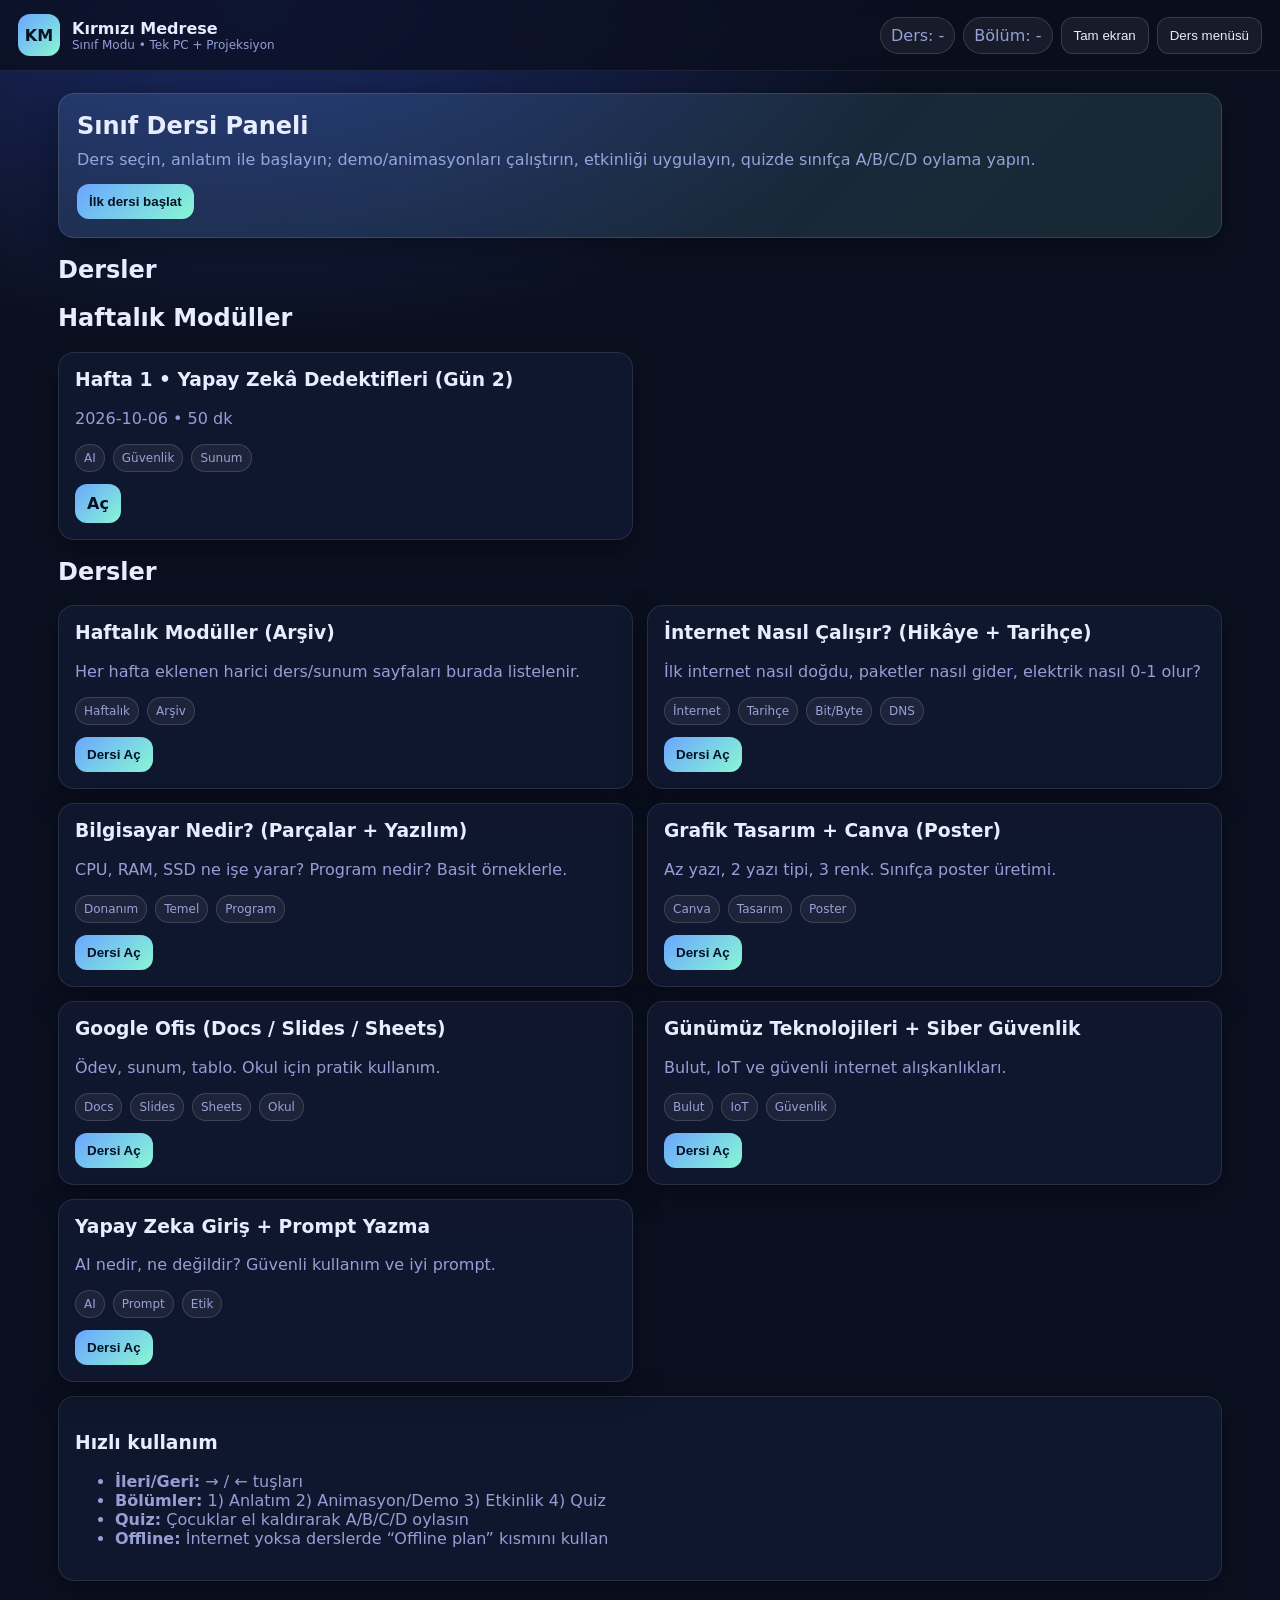
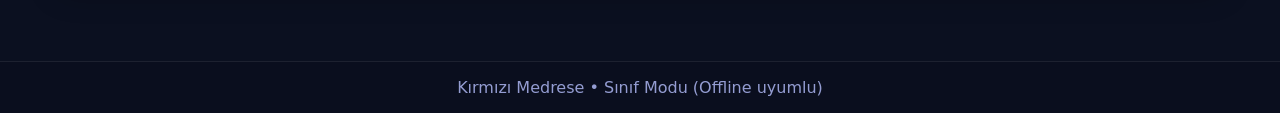
<file: index.html>
<!doctype html>
<html lang="tr">
<head>
  <meta charset="utf-8"/>
  <meta name="viewport" content="width=device-width,initial-scale=1"/>
  <title>Kırmızı Medrese | Sınıf Dersi</title>
  <link rel="stylesheet" href="styles.css"/>
</head>
<body>

<header class="topbar">
  <div class="brand">
    <div class="logo">KM</div>
    <div>
      <div class="title">Kırmızı Medrese</div>
      <div class="subtitle">Sınıf Modu • Tek PC + Projeksiyon</div>
    </div>
  </div>

  <div class="toolbar">
    <div class="pill" id="lessonPill">Ders: -</div>
    <div class="pill" id="stepPill">Bölüm: -</div>
    <button class="btn" id="btnFullscreen" type="button">Tam ekran</button>
    <button class="btn" id="btnHome" type="button">Ders menüsü</button>
  </div>
</header>

<main class="container">
  <!-- HOME / LESSON MENU -->
  <section id="view-home" class="view active">
    <div class="hero">
      <h1>Sınıf Dersi Paneli</h1>
      <p>
        Ders seçin, anlatım ile başlayın; demo/animasyonları çalıştırın, etkinliği uygulayın,
        quizde sınıfça A/B/C/D oylama yapın.
      </p>
      <div class="cta-row">
        <button class="primary" id="btnStartFirst" type="button">İlk dersi başlat</button>
      </div>
    </div>

    <h2 class="h2">Dersler</h2>
    <h2 class="h2">Haftalık Modüller</h2>
<div id="homeWeeklyModules" class="grid-2"></div>
<div id="homeWeeklyErr" class="notice2 hidden"></div>

<h2 class="h2">Dersler</h2>
<div id="lessonCards" class="grid-2"></div>
    <div id="lessonCards" class="grid-2"></div>

    <div class="card tips">
      <h3>Hızlı kullanım</h3>
      <ul class="muted">
        <li><strong>İleri/Geri:</strong> → / ← tuşları</li>
        <li><strong>Bölümler:</strong> 1) Anlatım 2) Animasyon/Demo 3) Etkinlik 4) Quiz</li>
        <li><strong>Quiz:</strong> Çocuklar el kaldırarak A/B/C/D oylasın</li>
        <li><strong>Offline:</strong> İnternet yoksa derslerde “Offline plan” kısmını kullan</li>
      </ul>
    </div>
  </section>

  <!-- CLASSROOM PLAYER -->
  <section id="view-player" class="view">
    <div class="player">
      <aside class="side">
        <div class="card side-card">
          <h3>Bölümler</h3>
          <div class="side-nav">
            <button class="nav2 active" data-step="learn" type="button">1) Anlatım</button>
            <button class="nav2" data-step="anim" type="button">2) Animasyon / Demo</button>
            <button class="nav2" data-step="activity" type="button">3) Etkinlik</button>
            <button class="nav2" data-step="quiz" type="button">4) Quiz</button>
          </div>
        </div>

        <div class="card side-card">
          <h3>Eğitmen Notu</h3>
          <div id="teacherNote" class="muted">-</div>
        </div>

        <div class="card side-card">
          <h3>Süre Önerisi</h3>
          <div id="timeBox" class="muted">Toplam: 50 dk</div>
        </div>

        <div class="card side-card">
          <h3>Kısayollar</h3>
          <div class="muted">
            <div><strong>→</strong> ileri</div>
            <div><strong>←</strong> geri</div>
            <div><strong>Tam ekran</strong> butonu ile projeksiyon modu</div>
          </div>
        </div>
      </aside>

      <section class="stage">
        <div class="stage-header">
          <h2 id="stageTitle">-</h2>
          <div class="stage-controls">
            <button class="btn" id="btnPrev" type="button">← Geri</button>
            <button class="btn" id="btnNext" type="button">İleri →</button>
          </div>
        </div>

        <div id="stageBody" class="stage-body">
          <!-- app.js burayı ders adımına göre doldurur -->
        </div>
      </section>
    </div>
  </section>
</main>

<footer class="footer">
  <span class="muted">Kırmızı Medrese • Sınıf Modu (Offline uyumlu)</span>
</footer>

<script src="app.js"></script>
</body>
</html>
</file>
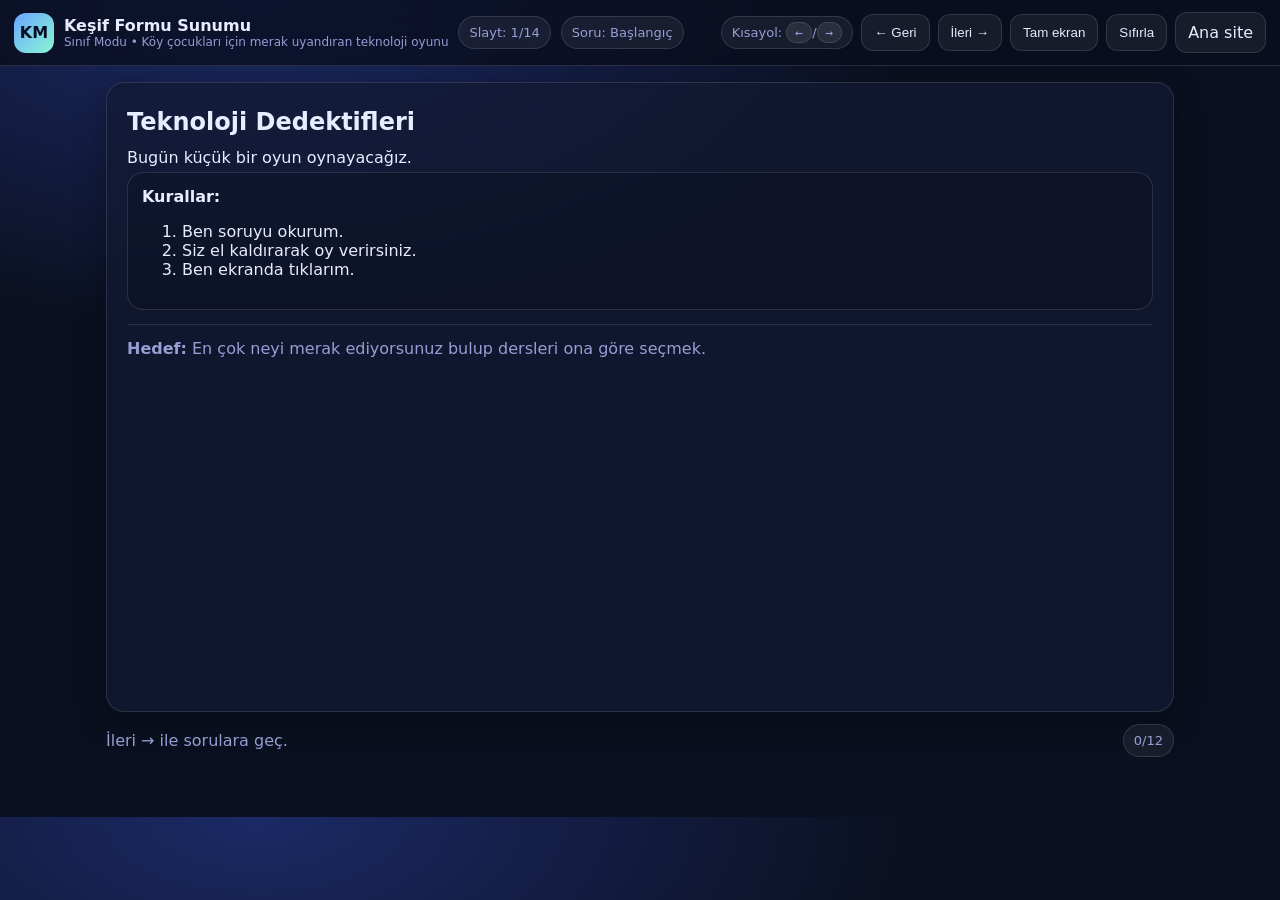
<file: modules/soru.html>
<!doctype html>
<html lang="tr">
<head>
  <meta charset="utf-8"/>
  <meta name="viewport" content="width=device-width,initial-scale=1"/>
  <meta name="theme-color" content="#0b1020"/>
  <title>Kırmızı Medrese | Keşif Formu Sunumu (Sınıf Modu)</title>
  <style>
    :root{
      --bg:#0b1020;
      --panel:#121a33;
      --card:#161f3d;
      --text:#e8ecff;
      --muted:#b7c0ffcc;
      --line:rgba(255,255,255,.12);
      --primary:#6aa6ff;
      --primary2:#89f7d4;
      --warn:#ffd27a;
      --shadow: 0 10px 30px rgba(0,0,0,.35);
    }
    *{box-sizing:border-box}
    body{
      margin:0;
      font-family: system-ui, -apple-system, "Segoe UI", Roboto, Arial;
      background: radial-gradient(1200px 600px at 20% 0%, #1b2a66 0%, var(--bg) 55%);
      color:var(--text);
    }
    header{
      position:sticky; top:0; z-index:10;
      display:flex; gap:10px; justify-content:space-between; align-items:center;
      padding:12px 14px;
      background: rgba(10,14,30,.78);
      backdrop-filter: blur(10px);
      border-bottom:1px solid var(--line);
    }
    .brand{display:flex; gap:10px; align-items:center; flex-wrap:wrap}
    .logo{
      width:40px;height:40px;border-radius:12px;
      display:grid;place-items:center;
      background: linear-gradient(135deg, var(--primary), var(--primary2));
      color:#071022; font-weight:900;
    }
    .title{font-weight:900}
    .subtitle{color:var(--muted); font-size:12px}

    .pill{
      padding:8px 10px; border-radius:999px;
      border:1px solid var(--line);
      background: rgba(255,255,255,.06);
      color: var(--muted);
      font-size:13px;
      white-space:nowrap;
    }

    .toolbar{display:flex; gap:8px; align-items:center; flex-wrap:wrap; justify-content:flex-end}

    .btn{
      border-radius:12px;
      padding:10px 12px;
      border:1px solid var(--line);
      background: rgba(255,255,255,.06);
      color:var(--text);
      cursor:pointer;
    }
    .btn:hover{border-color:rgba(255,255,255,.28)}
    .primary{
      background: linear-gradient(135deg, var(--primary), var(--primary2));
      border:none;
      color:#071022;
      font-weight:900;
    }
    a.btn{ text-decoration:none; display:inline-block }

    main{max-width:1100px; margin:0 auto; padding:16px 16px 60px}

    .slide{
      border-radius:18px;
      border:1px solid var(--line);
      background: rgba(18,26,51,.72);
      box-shadow: var(--shadow);
      padding:20px;
      min-height:70vh;
    }
    h1,h2,h3{margin:.2em 0 .5em}
    p{margin:.3em 0}
    .muted{color:var(--muted)}
    .hr{height:1px;background:rgba(255,255,255,.10);margin:14px 0}

    .grid2{display:grid; grid-template-columns:1fr 1fr; gap:12px}
    @media(max-width:900px){.grid2{grid-template-columns:1fr}}

    .opt{
      padding:14px;
      border-radius:16px;
      border:1px solid var(--line);
      background: rgba(0,0,0,.16);
      cursor:pointer;
    }
    .opt:hover{border-color:rgba(255,255,255,.28)}
    .opt .lab{display:inline-grid; place-items:center; width:34px;height:34px;border-radius:12px;
      background: rgba(106,166,255,.18); border:1px solid rgba(106,166,255,.55);
      font-weight:900; margin-right:10px;
    }
    .selected{
      border-color: rgba(137,247,212,.6);
      background: rgba(137,247,212,.10);
    }

    .card{
      border-radius:16px;
      border:1px solid var(--line);
      background: rgba(0,0,0,.14);
      padding:14px;
    }

    .bar{
      height:12px;
      border-radius:999px;
      border:1px solid var(--line);
      background: rgba(255,255,255,.06);
      overflow:hidden;
      margin-top:10px;
    }
    .bar > div{
      height:100%;
      width:0%;
      background: linear-gradient(135deg, var(--primary), var(--primary2));
    }

    .kbd{
      font-family: ui-monospace, Menlo, Consolas, monospace;
      border:1px solid var(--line);
      background: rgba(255,255,255,.08);
      padding:2px 8px;
      border-radius:10px;
    }

    .footerbar{
      display:flex; gap:10px; justify-content:space-between; align-items:center;
      flex-wrap:wrap;
      margin-top:12px;
    }

    .hidden{display:none !important}
  </style>
</head>
<body>

<header>
  <div class="brand">
    <div class="logo">KM</div>
    <div>
      <div class="title">Keşif Formu Sunumu</div>
      <div class="subtitle">Sınıf Modu • Köy çocukları için merak uyandıran teknoloji oyunu</div>
    </div>
    <div class="pill" id="pillStep">Slayt: 1</div>
    <div class="pill" id="pillQ">Soru: -</div>
  </div>

  <div class="toolbar">
    <div class="pill">Kısayol: <span class="kbd">←</span>/<span class="kbd">→</span></div>
    <button class="btn" id="btnPrev">← Geri</button>
    <button class="btn" id="btnNext">İleri →</button>
    <button class="btn" id="btnFull">Tam ekran</button>
    <button class="btn" id="btnReset">Sıfırla</button>
    <a class="btn" href="../index.html">Ana site</a>
  </div>
</header>

<main>
  <section class="slide" id="stage"></section>
  <div class="footerbar">
    <div class="muted" id="hint">
      İpucu: Soruyu oku → sınıfça oylayın → en çok el kalkanı seç.
    </div>
    <div class="pill" id="pillProg">0/12</div>
  </div>
</main>

<script>
/**
 * Amaç:
 * - Sınıfça oylama ile ilgi alanı + seviye tahmini
 * - Merak uyandırmak: köy hayatından örnekler + hayal gücü soruları
 */

const CATS = ["internet","safety","design","office","hardware","ai","techlife"];

const labelOf = (k) => ({
  internet:"İnternet nasıl çalışır?",
  safety:"Dijital güvenlik",
  design:"Canva ile tasarım",
  office:"Ödev / sunum (Google Ofis)",
  hardware:"Bilgisayar parçaları",
  ai:"Yapay zeka + doğru soru sorma",
  techlife:"Günlük teknoloji (robot/akıllı cihaz)"
}[k] || k);

const questions = [
  {
    q:"Bugün ‘Teknoloji Dedektifleri’yiz. Hazır mısınız?",
    type:"intro",
    text: `
      <h1>Teknoloji Dedektifleri</h1>
      <p>Bugün küçük bir oyun oynayacağız.</p>
      <div class="card">
        <strong>Kurallar:</strong>
        <ol>
          <li>Ben soruyu okurum.</li>
          <li>Siz el kaldırarak oy verirsiniz.</li>
          <li>Ben ekranda tıklarım.</li>
        </ol>
      </div>
      <div class="hr"></div>
      <p class="muted"><strong>Hedef:</strong> En çok neyi merak ediyorsunuz bulup dersleri ona göre seçmek.</p>
    `
  },

  // 1
  {
    q:"Telefonla en çok ne yapmayı seviyorsun?",
    why:"İlgi alanını anlarız",
    opts:[
      {t:"Video izlemek", add:{techlife:2}},
      {t:"Oyun oynamak", add:{techlife:2}},
      {t:"Resim/çizim, düzenleme", add:{design:3}},
      {t:"Araştırma / ödev", add:{office:2, internet:1}}
    ]
  },
  // 2
  {
    q:"İnternet olmasa en çok ne zor olurdu?",
    why:"İnternetin değerini fark ettirir",
    opts:[
      {t:"Mesajlaşma", add:{internet:2}},
      {t:"Video ile öğrenme", add:{internet:2}},
      {t:"Oyun", add:{internet:1, techlife:1}},
      {t:"Hiç fark etmez", add:{hardware:1}}
    ]
  },
  // 3
  {
    q:"Sence internet en çok neye benzer?",
    why:"Kavramı benzetme ile anlarız",
    opts:[
      {t:"Yol ağı (paketler gider)", add:{internet:3}},
      {t:"Büyük bir kütüphane", add:{internet:2}},
      {t:"Sihir gibi", add:{internet:1}},
      {t:"Kablo yığını", add:{hardware:1, internet:1}}
    ],
    teach:"İnterneti ‘yollar’ gibi düşünürsek daha kolay anlarız."
  },
  // 4
  {
    q:"Bir link geldi: ‘Ödül kazandın, hemen tıkla!’ Ne yaparsın?",
    why:"Güvenlik davranışı",
    opts:[
      {t:"Hemen tıklarım", add:{safety:0}},
      {t:"Bir büyüğe/öğretmene sorarım", add:{safety:3}},
      {t:"Silip geçerim", add:{safety:2}},
      {t:"Arkadaşa yollarım", add:{safety:0}}
    ],
    teach:"Güvenlikte en iyisi: şüpheli linkte dur, sor, kontrol et."
  },
  // 5
  {
    q:"Şifre seçerken hangisi daha doğru?",
    why:"Şifre güvenliği",
    opts:[
      {t:"123456 gibi kolay", add:{safety:0}},
      {t:"İsim-doğum tarihi", add:{safety:0}},
      {t:"Uzun + karışık (Km2026!Güvenli)", add:{safety:3}},
      {t:"Her yerde aynı şifre", add:{safety:0}}
    ],
    teach:"Doğru: uzun + karışık + kimseyle paylaşma."
  },
  // 6
  {
    q:"Bir afiş hazırlasan konusu ne olurdu?",
    why:"Tasarım merakı",
    opts:[
      {t:"Güvenli internet", add:{design:2, safety:1}},
      {t:"Okul etkinliği", add:{design:2}},
      {t:"Köyde su/çevre", add:{design:2, techlife:1}},
      {t:"Spor/turnuva", add:{design:2}}
    ]
  },
  // 7
  {
    q:"Sunum yapmayı sever misin?",
    why:"Anlatma isteği + ofis araçları",
    opts:[
      {t:"Evet, anlatmayı severim", add:{office:2}},
      {t:"Çekinirim ama öğrenmek isterim", add:{office:2}},
      {t:"Sevmem", add:{office:0}},
      {t:"Bilmiyorum", add:{office:1}}
    ]
  },
  // 8
  {
    q:"Sence bilgisayarın ‘beyni’ hangisi?",
    why:"Donanım temel bilgisi",
    opts:[
      {t:"Ekran", add:{hardware:0}},
      {t:"CPU (işlemci)", add:{hardware:3}},
      {t:"Klavye", add:{hardware:0}},
      {t:"Hoparlör", add:{hardware:0}}
    ],
    teach:"CPU=beyin, RAM=çalışma masası, SSD=dosya dolabı."
  },
  // 9
  {
    q:"Bir robotun olsa köyde ne iş yapsın isterdin?",
    why:"Hayal gücü + teknoloji",
    opts:[
      {t:"Tarla sulama yardımcısı", add:{techlife:2, ai:1}},
      {t:"Hayvanlara yem verme", add:{techlife:2, ai:1}},
      {t:"Ödevlerde yardımcı", add:{ai:2, office:1}},
      {t:"Oyun arkadaşı", add:{ai:1, techlife:1}}
    ]
  },
  // 10
  {
    q:"Yapay zeka ile en çok ne yapmak isterdin?",
    why:"AI ilgisi",
    opts:[
      {t:"Hikaye yazdırmak", add:{ai:2}},
      {t:"Resim fikirleri bulmak", add:{ai:2, design:1}},
      {t:"Ders çalışmak", add:{ai:2, office:1}},
      {t:"Hiç kullanmak istemem", add:{ai:0}}
    ],
    teach:"AI bazen yanlış söyler. Cevabı kontrol etmek gerekir."
  },
  // 11
  {
    q:"Derslerde en çok hangisi heyecanlandırır?",
    why:"Ders sıralaması için ipucu",
    opts:[
      {t:"Poster / tasarım", add:{design:3}},
      {t:"İnternet nasıl çalışır?", add:{internet:3}},
      {t:"AI ile akıllı sorular sormak", add:{ai:3}},
      {t:"Ödev / sunum hazırlamak", add:{office:3}}
    ]
  },
  // 12
  {
    q:"Kendini bilgisayarda nasıl hissediyorsun?",
    why:"Seviyeyi tahmin eder",
    opts:[
      {t:"Yeni başlıyorum", add:{level:0}},
      {t:"Orta", add:{level:1}},
      {t:"İyi", add:{level:2}},
      {t:"Çok iyi", add:{level:3}}
    ]
  },

  {
    q:"Sonuç",
    type:"result"
  }
];

let slideIndex = 0;
const picks = new Array(questions.length).fill(null);
const score = {internet:0,safety:0,design:0,office:0,hardware:0,ai:0,techlife:0,level:0};

const stage = document.getElementById("stage");
const pillStep = document.getElementById("pillStep");
const pillQ = document.getElementById("pillQ");
const pillProg = document.getElementById("pillProg");
const hint = document.getElementById("hint");

function applyDelta(add, sign){
  if(!add) return;
  Object.keys(add).forEach(k=>{
    score[k] = (score[k] || 0) + sign*add[k];
  });
}

function render(){
  const cur = questions[slideIndex];
  pillStep.textContent = `Slayt: ${slideIndex+1}/${questions.length}`;
  const answeredCount = picks.filter(x=>x!==null).length;
  pillProg.textContent = `${Math.min(answeredCount, 12)}/12`;

  if(cur.type === "intro"){
    pillQ.textContent = "Soru: Başlangıç";
    hint.textContent = "İleri → ile sorulara geç.";
    stage.innerHTML = cur.text;
    return;
  }

  if(cur.type === "result"){
    pillQ.textContent = "Soru: Sonuç";
    hint.textContent = "Sonuç ekranı: Sınıf yönelimi + önerilen ders sırası.";
    stage.innerHTML = renderResult();
    return;
  }

  // normal question
  const qNumber = getQuestionNumber(slideIndex);
  pillQ.textContent = `Soru: ${qNumber}/12`;
  hint.textContent = "Sınıfça oylayın → en çok el kalkanı tıkla.";

  const letters = ["A","B","C","D"];
  stage.innerHTML = `
    <h1>Keşif Sorusu</h1>
    <h2>${cur.q}</h2>
    <p class="muted"><strong>Neden soruyoruz?</strong> ${cur.why || ""}</p>

    ${cur.teach ? `<div class="card"><strong>Mini bilgi:</strong> ${cur.teach}</div>` : ""}

    <div class="hr"></div>
    <div class="grid2">
      ${cur.opts.map((o,i)=> `
        <div class="opt ${picks[slideIndex]===i ? "selected":""}" data-i="${i}">
          <div><span class="lab">${letters[i]}</span><strong>${o.t}</strong></div>
        </div>
      `).join("")}
    </div>

    <div class="hr"></div>
    <div class="muted">
      İpucu: Bir seçenek seçince “Seçildi” sayılır. İstersen değiştir.
    </div>
  `;

  stage.querySelectorAll(".opt").forEach(el=>{
    el.onclick = () => choose(Number(el.dataset.i));
  });
}

function getQuestionNumber(si){
  // intro=0, result=last. Aradakileri 1..12 say
  let count = 0;
  for(let i=0;i<=si;i++){
    const t = questions[i].type;
    if(!t) count++;
  }
  return count;
}

function choose(i){
  const cur = questions[slideIndex];
  const old = picks[slideIndex];
  if(old !== null) applyDelta(cur.opts[old].add, -1);
  picks[slideIndex] = i;
  applyDelta(cur.opts[i].add, +1);
  render();
}

function levelLabel(v){
  if(v<=0) return "Yeni başlıyor";
  if(v===1) return "Orta";
  if(v===2) return "İyi";
  return "Çok iyi";
}

function renderResult(){
  const cats = CATS.map(k=>({k,v:score[k]||0})).sort((a,b)=>b.v-a.v);
  const top3 = cats.slice(0,3);
  const lvl = levelLabel(score.level||0);

  const bars = top3.map(x=>{
    const pct = Math.min(100, x.v*12);
    return `
      <div class="card" style="margin:10px 0">
        <div style="display:flex;justify-content:space-between;gap:10px;flex-wrap:wrap">
          <strong>${labelOf(x.k)}</strong>
          <span class="muted">puan: ${x.v}</span>
        </div>
        <div class="bar"><div style="width:${pct}%"></div></div>
      </div>
    `;
  }).join("");

  return `
    <h1>Sonuç: Sınıf Profili (Tahmini)</h1>
    <p class="muted">Bu sonuçlar sınıfça oylamaya göre çıkar. Kesin sınav değildir.</p>

    <div class="card">
      <strong>Seviye (tahmini):</strong> ${lvl}
      <div class="muted">Not: Seviyeyi ders içinde gözlemle kesinleştir.</div>
    </div>

    <div class="hr"></div>
    <h2>En çok merak edilen 3 alan</h2>
    ${bars}

    <div class="hr"></div>
    <h2>Önerilen ders sırası</h2>
    <ol>
      ${top3.map(x=>`<li>${labelOf(x.k)}</li>`).join("")}
      <li>Dijital güvenlik (herkese gerekli)</li>
    </ol>

    <div class="hr"></div>
    <div class="card">
      <strong>Merak kıvılcımı (Kapanış sorusu):</strong><br/>
      “Bir icat yapsan köyde hangi sorunu çözerdi?”
      <div class="muted" style="margin-top:8px">
        Örnek: Sulama, hayvan bakımı, ulaşım, enerji, ders çalışma…
      </div>
    </div>
  `;
}

function prev(){
  if(slideIndex>0){ slideIndex--; render(); }
}
function next(){
  if(slideIndex<questions.length-1){ slideIndex++; render(); }
}

document.getElementById("btnPrev").onclick = prev;
document.getElementById("btnNext").onclick = next;

document.getElementById("btnReset").onclick = ()=>{
  if(!confirm("Tüm seçimler sıfırlansın mı?")) return;
  slideIndex = 0;
  for(let i=0;i<picks.length;i++) picks[i] = null;
  Object.keys(score).forEach(k=> score[k]=0);
  render();
};

document.getElementById("btnFull").onclick = async ()=>{
  try{
    if(!document.fullscreenElement) await document.documentElement.requestFullscreen();
    else await document.exitFullscreen();
  }catch{}
};

window.addEventListener("keydown",(e)=>{
  if(e.key==="ArrowLeft") prev();
  if(e.key==="ArrowRight") next();
});

render();
</script>
</body>
</html>
</file>
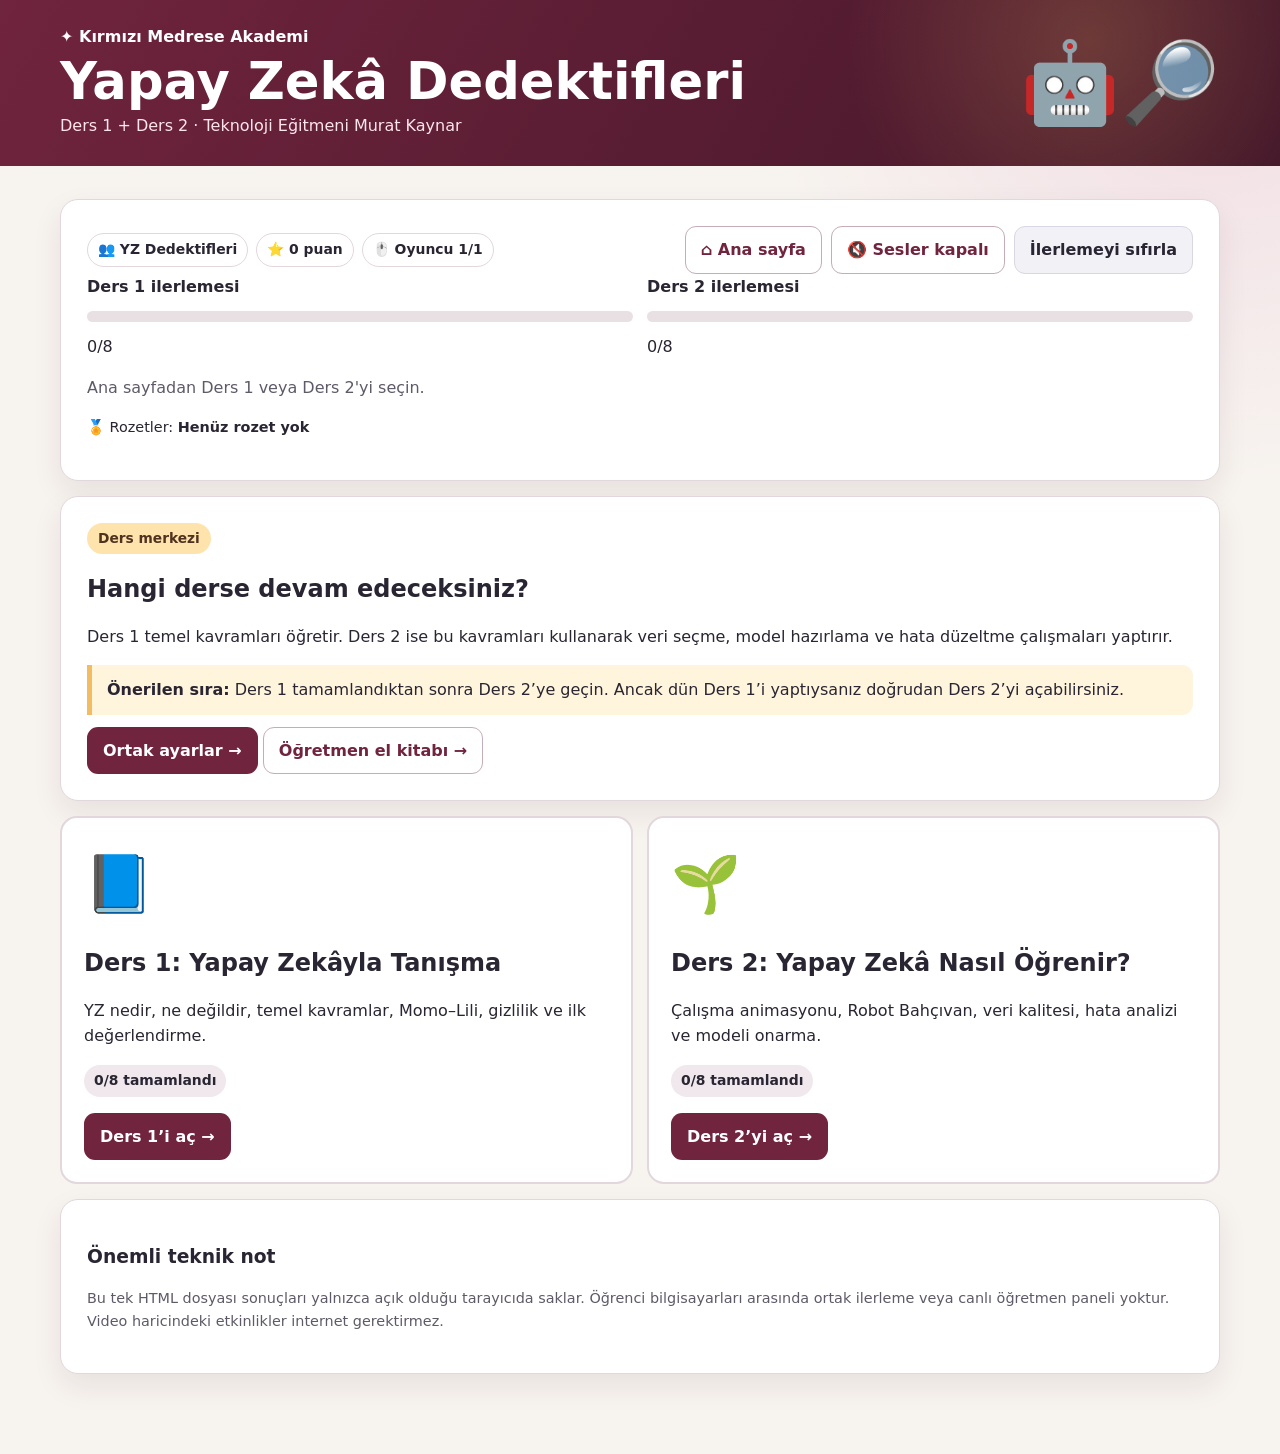
<file: modules/yz-2.html>
<!doctype html>
<html lang="tr">
<head>
<meta charset="utf-8">
<meta name="viewport" content="width=device-width, initial-scale=1">
<meta name="theme-color" content="#70243d">

<title>Kırmızı Medrese Akademi | Yapay Zekâ Dedektifleri</title>

<style>
:root {
  --wine: #70243d;
  --wine-dark: #44172a;
  --gold: #f2bd62;
  --bg: #f7f3ef;
  --paper: #ffffff;
  --ink: #292532;
  --muted: #5e5a68;
  --line: #e2d7dc;
  --blue: #255d96;
  --green: #146b4b;
  --red: #aa3447;
  --purple: #664fa3;
  --soft: #faeaf0;
  --shadow: 0 12px 30px rgba(62, 24, 41, .08);
}

* {
  box-sizing: border-box;
}

[hidden] {
  display: none !important;
}

html {
  scroll-behavior: smooth;
}

body {
  margin: 0;
  color: var(--ink);
  background:
    radial-gradient(circle at 95% 2%, #f1dce4, transparent 24%),
    var(--bg);
  font: 16px/1.58 system-ui, -apple-system, "Segoe UI", sans-serif;
}

button,
input,
select,
textarea {
  font: inherit;
}

button {
  min-height: 44px;
  padding: 10px 15px;
  color: white;
  background: var(--wine);
  border: 1px solid transparent;
  border-radius: 11px;
  font-weight: 750;
  cursor: pointer;
}

button:hover:not(:disabled) {
  filter: brightness(1.1);
}

button:disabled {
  opacity: .5;
  cursor: not-allowed;
}

button.alt {
  color: var(--wine);
  background: white;
  border-color: #c5adb7;
}

button.quiet {
  color: var(--ink);
  background: #f2f1f6;
  border-color: #d9d7e2;
}

:focus-visible {
  outline: 3px solid var(--blue);
  outline-offset: 3px;
}

input,
select,
textarea {
  width: 100%;
  min-height: 44px;
  padding: 10px;
  color: var(--ink);
  background: white;
  border: 1px solid #ad9da5;
  border-radius: 10px;
}

textarea {
  min-height: 90px;
  resize: vertical;
}

label {
  display: block;
  margin: 13px 0 5px;
  font-weight: 750;
}

a {
  color: var(--blue);
}

header {
  padding: 20px 0;
  color: white;
  background:
    radial-gradient(circle at 85% 25%, rgba(242,189,98,.2), transparent 22%),
    linear-gradient(120deg, var(--wine), var(--wine-dark));
}

.wrap {
  width: min(1160px, calc(100% - 30px));
  margin: auto;
}

.header-grid {
  display: grid;
  grid-template-columns: 1fr auto;
  gap: 20px;
  align-items: center;
}

header h1 {
  margin: 4px 0;
  font-size: clamp(1.8rem, 5vw, 3.2rem);
  line-height: 1.1;
}

header p {
  margin: 4px 0;
  color: #ffe6ed;
}

.hero-icon {
  font-size: 5rem;
  animation: float 3.5s ease-in-out infinite;
}

@keyframes float {
  50% {
    transform: translateY(-9px) rotate(3deg);
  }
}

main {
  padding: 18px 0 65px;
}

h2,
h3 {
  line-height: 1.25;
}

.card {
  padding: clamp(16px, 3vw, 26px);
  margin: 15px 0;
  background: var(--paper);
  border: 1px solid var(--line);
  border-radius: 18px;
  box-shadow: var(--shadow);
}

.inner {
  padding: 15px;
  margin: 12px 0;
  background: white;
  border: 1px solid var(--line);
  border-radius: 13px;
}

.grid {
  display: grid;
  grid-template-columns: repeat(2, minmax(0, 1fr));
  gap: 14px;
}

.grid3 {
  display: grid;
  grid-template-columns: repeat(3, minmax(0, 1fr));
  gap: 14px;
}

.row {
  display: flex;
  flex-wrap: wrap;
  align-items: center;
  gap: 9px;
}

.between {
  justify-content: space-between;
}

.nav {
  display: flex;
  flex-wrap: wrap;
  gap: 8px;
  padding-top: 15px;
  margin-top: 20px;
  border-top: 1px solid var(--line);
}

.pill {
  display: inline-block;
  padding: 5px 10px;
  background: #f0e8ed;
  border-radius: 100px;
  font-size: .87rem;
  font-weight: 750;
}

.flag {
  display: inline-block;
  padding: 5px 11px;
  color: #50331f;
  background: #ffe3ad;
  border-radius: 100px;
  font-size: .86rem;
  font-weight: 850;
}

.note,
.feedback {
  padding: 12px 15px;
  margin: 12px 0;
  border-radius: 0 11px 11px 0;
}

.note {
  background: #fff4dc;
  border-left: 5px solid var(--gold);
}

.feedback {
  background: #edf5ff;
  border-left: 5px solid var(--blue);
}

.feedback.good {
  background: #e8f7ee;
  border-color: var(--green);
}

.feedback.bad {
  background: #fff0f2;
  border-color: var(--red);
}

.muted {
  color: var(--muted);
}

.small {
  font-size: .9rem;
}

.hud {
  display: flex;
  flex-wrap: wrap;
  gap: 8px;
}

.hud .pill {
  background: white;
  border: 1px solid var(--line);
}

.progress {
  height: 11px;
  margin: 12px 0;
  overflow: hidden;
  background: #e9e0e4;
  border-radius: 100px;
}

.progress > div {
  height: 100%;
  width: 0;
  background: linear-gradient(90deg, var(--wine), var(--gold));
  transition: width .3s;
}

.choice {
  display: block;
  width: 100%;
  margin: 9px 0;
  text-align: left;
  color: var(--ink);
  background: white;
  border: 1px solid #c3b3bb;
}

.choice:hover:not(:disabled) {
  background: var(--soft);
}

.choice.correct {
  background: #e7f6ed;
  border-color: var(--green);
}

.choice.wrong {
  background: #fff0f2;
  border-color: var(--red);
}

.lesson-card {
  border-left: 6px solid var(--wine);
}

.quest {
  position: relative;
  padding: 16px;
  background: white;
  border: 1px solid var(--line);
  border-radius: 14px;
}

.quest.done {
  background: #f2fbf5;
  border-color: var(--green);
}

.quest.locked {
  opacity: .62;
}

.quest .icon {
  font-size: 2.25rem;
}

.quest h3 {
  margin: 5px 0;
}

.lesson-select {
  padding: 22px;
  border: 2px solid var(--line);
  border-radius: 17px;
  background: white;
  transition: .2s;
}

.lesson-select:hover {
  border-color: var(--wine);
  transform: translateY(-3px);
}

.lesson-select .icon {
  font-size: 3.5rem;
}

.video {
  position: relative;
  aspect-ratio: 16 / 9;
  overflow: hidden;
  background: #161316;
  border-radius: 13px;
}

.video iframe {
  position: absolute;
  width: 100%;
  height: 100%;
  border: 0;
}

.term {
  padding: 14px;
  margin: 10px 0;
  background: #fffaf6;
  border: 1px solid var(--line);
  border-left: 6px solid var(--wine);
  border-radius: 12px;
}

.term strong {
  color: var(--wine);
  font-size: 1.05rem;
}

/* Sürükle-bırak */

.sort-pool,
.zone-items {
  display: flex;
  flex-wrap: wrap;
  gap: 8px;
  min-height: 52px;
}

.zone {
  min-height: 140px;
  padding: 12px;
  background: white;
  border: 2px dashed #bea4b1;
  border-radius: 13px;
}

.zone.over {
  background: #fff3da;
}

.data-card {
  color: var(--ink);
  background: white;
  border: 1px solid #bba8b2;
}

.data-card.selected {
  outline: 3px solid var(--blue);
}

.data-card.correct {
  background: #e7f6ed;
  border-color: var(--green);
}

.data-card.wrong {
  background: #fff0f2;
  border-color: var(--red);
}

/* Momo-Lili */

.creature {
  display: grid;
  place-items: center;
  min-height: 210px;
  padding: 10px;
  text-align: center;
  background: linear-gradient(120deg, #f1e9fa, #e8f4fb);
  border-radius: 13px;
}

.creature svg {
  width: 175px;
  max-width: 100%;
  animation: pop .35s ease;
}

/* Animasyon */

.pipeline {
  display: grid;
  grid-template-columns: repeat(5, minmax(0, 1fr));
  gap: 8px;
  margin: 18px 0;
}

.pipe-step {
  min-height: 135px;
  padding: 14px 10px;
  text-align: center;
  opacity: .4;
  background: #f6f3f7;
  border: 2px solid #ded5df;
  border-radius: 14px;
  transition: .35s;
}

.pipe-step.active {
  opacity: 1;
  transform: translateY(-5px);
  background: #fff1f4;
  border-color: var(--wine);
  box-shadow: 0 9px 25px rgba(104,35,59,.14);
}

.pipe-step.complete {
  opacity: 1;
  background: #eef9f2;
  border-color: var(--green);
}

.pipe-step .big {
  display: block;
  margin-bottom: 5px;
  font-size: 2.3rem;
}

.signal {
  width: 24px;
  height: 24px;
  margin: 10px auto;
  background: var(--gold);
  border: 4px solid white;
  border-radius: 50%;
  box-shadow: 0 0 0 4px var(--wine);
  animation: pulse 1s infinite;
}

@keyframes pulse {
  50% {
    transform: scale(1.18);
    box-shadow: 0 0 0 8px rgba(104,35,59,.15);
  }
}

/* Robot Bahçıvan */

.training-card {
  padding: 13px;
  background: white;
  border: 2px solid var(--line);
  border-radius: 14px;
}

.training-card.selected {
  background: #f1fbf5;
  border-color: var(--green);
}

.training-card .plant {
  display: block;
  font-size: 3rem;
  text-align: center;
}

.training-card button {
  width: 100%;
}

.features {
  padding-left: 18px;
  font-size: .9rem;
}

.model-screen {
  padding: 17px;
  color: #e5f1ff;
  background: #132339;
  border-radius: 14px;
}

/* Raporlar */

.report-preview,
.poster-preview {
  padding: 20px;
  background: #fffbf2;
  border: 7px double var(--wine);
  border-radius: 14px;
}

.report-preview p,
.poster-preview p {
  white-space: pre-wrap;
  overflow-wrap: anywhere;
}

#toast {
  position: fixed;
  left: 50%;
  bottom: 18px;
  z-index: 30;
  max-width: 90vw;
  padding: 12px 19px;
  color: white;
  background: var(--wine-dark);
  border-radius: 13px;
  box-shadow: 0 8px 26px rgba(0,0,0,.35);
  transform: translateX(-50%);
}

@keyframes pop {
  from {
    opacity: .3;
    transform: scale(.82);
  }
  to {
    opacity: 1;
    transform: scale(1);
  }
}

@media (max-width: 850px) {
  .grid,
  .grid3,
  .pipeline,
  .header-grid {
    grid-template-columns: 1fr;
  }

  .hero-icon {
    display: none;
  }
}

@media (prefers-reduced-motion: reduce) {
  *,
  *::before,
  *::after {
    animation: none !important;
    transition: none !important;
    scroll-behavior: auto !important;
  }
}

@media print {
  header,
  #toolbar,
  .page,
  .no-print {
    display: none !important;
  }

  body {
    background: white;
  }

  body.print-poster #lesson1Poster,
  body.print-report #lesson2Report,
  body.print-guide #teacherGuide {
    display: block !important;
  }

  body.print-poster #lesson1Poster .grid,
  body.print-report #lesson2Report .grid {
    display: block;
  }

  body.print-poster #posterForm,
  body.print-report #reportForm,
  body.print-poster .nav,
  body.print-report .nav,
  body.print-guide .no-print {
    display: none !important;
  }
}
</style>
</head>

<body>

<header>
  <div class="wrap header-grid">
    <div>
      <strong>✦ Kırmızı Medrese Akademi</strong>
      <h1>Yapay Zekâ Dedektifleri</h1>
      <p>Ders 1 + Ders 2 · Teknoloji Eğitmeni Murat Kaynar</p>
    </div>
    <div class="hero-icon" aria-hidden="true">🤖🔎</div>
  </div>
</header>

<main class="wrap">

  <!-- ORTAK ÜST ÇUBUK -->

  <div id="toolbar" class="card">
    <div class="row between">
      <div class="hud">
        <span class="pill">👥 <strong id="teamOut">YZ Dedektifleri</strong></span>
        <span class="pill">⭐ <strong id="scoreOut">0</strong> puan</span>
        <span class="pill">🖱️ <strong id="turnOut">Oyuncu 1/1</strong></span>
      </div>

      <div class="row">
        <button class="alt" data-go="home">⌂ Ana sayfa</button>
        <button class="alt" id="soundButton">🔇 Sesler kapalı</button>
        <button class="quiet" id="resetProgress">İlerlemeyi sıfırla</button>
      </div>
    </div>

    <div class="grid">
      <div>
        <strong>Ders 1 ilerlemesi</strong>
        <div class="progress">
          <div id="lesson1ProgressBar"></div>
        </div>
        <span id="lesson1ProgressText">0/8</span>
      </div>

      <div>
        <strong>Ders 2 ilerlemesi</strong>
        <div class="progress">
          <div id="lesson2ProgressBar"></div>
        </div>
        <span id="lesson2ProgressText">0/8</span>
      </div>
    </div>

    <p id="narrator" class="muted" aria-live="polite">
      Ana sayfadan bir ders seçin.
    </p>

    <p class="small">
      🏅 Rozetler:
      <strong id="badgesOut">Henüz rozet yok</strong>
    </p>
  </div>

  <!-- ANA SAYFA -->

  <section id="home" class="page">

    <div class="card">
      <span class="flag">Ders merkezi</span>
      <h2>Hangi derse devam edeceksiniz?</h2>

      <p>
        Ders 1 temel kavramları öğretir. Ders 2 ise bu kavramları kullanarak
        veri seçme, model hazırlama ve hata düzeltme çalışmaları yaptırır.
      </p>

      <div class="note">
        <strong>Önerilen sıra:</strong> Ders 1 tamamlandıktan sonra Ders 2’ye geçin.
        Ancak dün Ders 1’i yaptıysanız doğrudan Ders 2’yi açabilirsiniz.
      </div>

      <button data-go="settings">Ortak ayarlar →</button>
      <button class="alt" data-go="teacherGuide">Öğretmen el kitabı →</button>
    </div>

    <div class="grid">

      <article class="lesson-select">
        <div class="icon">📘</div>
        <h2>Ders 1: Yapay Zekâyla Tanışma</h2>
        <p>
          YZ nedir, ne değildir, temel kavramlar, Momo–Lili,
          gizlilik ve ilk değerlendirme.
        </p>
        <p>
          <span class="pill" id="lesson1HomeProgress">0/8 tamamlandı</span>
        </p>
        <button data-go="lesson1Home">Ders 1’i aç →</button>
      </article>

      <article class="lesson-select">
        <div class="icon">🌱</div>
        <h2>Ders 2: Yapay Zekâ Nasıl Öğrenir?</h2>
        <p>
          Çalışma animasyonu, Robot Bahçıvan, veri kalitesi,
          hata analizi ve modeli onarma.
        </p>
        <p>
          <span class="pill" id="lesson2HomeProgress">0/8 tamamlandı</span>
        </p>
        <button data-go="lesson2Home">Ders 2’yi aç →</button>
      </article>

    </div>

    <div class="card">
      <h3>Önemli teknik not</h3>
      <p class="small muted">
        Bu tek HTML dosyası sonuçları yalnızca açık olduğu tarayıcıda saklar.
        Öğrenci bilgisayarları arasında ortak ilerleme veya canlı öğretmen paneli yoktur.
        Video haricindeki etkinlikler internet gerektirmez.
      </p>
    </div>

  </section>

  <!-- ORTAK AYARLAR -->

  <section id="settings" class="page" hidden>

    <div class="card">
      <h2>⚙️ Ortak ders ayarları</h2>

      <div class="note">
        Gerçek ad, soyad veya özel bilgi yazmayın. Takma takım adı yeterlidir.
      </div>

      <div class="grid">

        <div>
          <label for="teamInput">Takma takım adı</label>
          <input id="teamInput" maxlength="28"
                 placeholder="Ör. Meraklı Robotlar">
        </div>

        <div>
          <label for="playerInput">Oyuncu sayısı</label>
          <select id="playerInput">
            <option value="1">1 kişi</option>
            <option value="2">2 kişi</option>
            <option value="3">3 kişi</option>
            <option value="4">4 kişi</option>
          </select>
        </div>

        <div>
          <label for="levelInput">Düzey</label>
          <select id="levelInput">
            <option value="basic">Basit düzey</option>
            <option value="medium">Orta düzey</option>
          </select>
        </div>

        <div>
          <label for="examInput">Final sınavları</label>
          <select id="examInput">
            <option value="no">Süresiz</option>
            <option value="yes">5 dakika süreli</option>
          </select>
        </div>

      </div>

      <button id="saveSettings">Ayarları kaydet</button>

      <div class="nav">
        <button class="alt" data-go="home">← Ana sayfa</button>
        <button data-go="lesson1Home">Ders 1 →</button>
        <button data-go="lesson2Home">Ders 2 →</button>
      </div>
    </div>

  </section>

  <!-- ======================================================
       DERS 1 ANA SAYFA
  ======================================================= -->

  <section id="lesson1Home" class="page" hidden>

    <div class="card">
      <span class="flag">Ders 1</span>
      <h2>Yapay Zekâyla Tanışma</h2>

      <div class="note">
        <strong>Temel soru:</strong>
        “Yapay zekâ nedir, nasıl çalışabilir ve neden yanılabilir?”
      </div>

      <p>
        Aşağıdaki etkinlikleri sırayla yapabilirsiniz.
        Dün bu dersi tamamladıysanız Ders 2’ye geçebilirsiniz.
      </p>

      <button data-go="l1Intro">Ders 1’e başla →</button>
      <button class="alt" data-go="lesson2Home">Ders 2’ye geç →</button>

      <div class="nav">
        <button class="alt" data-go="home">← Ders merkezi</button>
      </div>
    </div>

    <div id="lesson1Map" class="grid3"></div>

  </section>

  <!-- DERS 1: GİRİŞ -->

  <section id="l1Intro" class="page" hidden>

    <div class="card">
      <span class="flag">Ders 1 · Görev 1/8</span>
      <h2>🤖 Yapay zekâ nedir?</h2>

      <div class="note">
        <strong>Amaç:</strong> Yapay zekânın ne olduğunu ve ne olmadığını anlamak.<br>
        <strong>Nasıl:</strong> Videoyu izleyin, metni okuyun ve üç kontrol sorusunu yanıtlayın.<br>
        <strong>Süre:</strong> 25–35 dakika.
      </div>

      <h3>🎬 Giriş videosu</h3>

      <button id="loadVideo">Videoyu yükle</button>

      <div id="videoArea" class="video" hidden></div>

      <p class="small">
        <a href="https://www.youtube.com/watch?v=hcsn-XT_xd4&t=24s"
           target="_blank" rel="noopener noreferrer">
          Video açılmazsa YouTube’da izle ↗
        </a>
      </p>

      <div class="grid">

        <div class="inner lesson-card">
          <h3>YZ nedir?</h3>
          <p>
            Yapay zekâ, bilgisayarların görüntü tanıma, öneri sunma,
            konuşmayı yazıya çevirme veya metin oluşturma gibi görevleri
            yapmasına yardımcı olan yöntemlerin genel adıdır.
          </p>
        </div>

        <div class="inner lesson-card">
          <h3>YZ ne değildir?</h3>
          <p>
            Her bilgisayar programı YZ değildir. Süre dolunca öten
            zamanlayıcı veya basit hesap makinesi önceden belirlenmiş
            kurallarla çalışabilir.
          </p>
        </div>

        <div class="inner lesson-card">
          <h3>Ne zaman başladı?</h3>
          <p>
            Yapay zekâ araştırmalarının geçmişi onlarca yıl öncesine uzanır.
            “Yapay zekâ” adı 1956 yılıyla ilişkilendirilir.
          </p>
        </div>

        <div class="inner lesson-card">
          <h3>Nasıl çalışabilir?</h3>
          <p>
            Bazı sistemler örneklerden yararlanır, yeni bir girdi hakkında
            tahmin üretir ve bu tahmin test edilir.
          </p>
        </div>

        <div class="inner lesson-card">
          <h3>Nerelerde kullanılır?</h3>
          <p>
            Eğitim, oyun, tarım, bilim, ulaşım, görüntü işleme ve
            yaratıcı çalışmalarda yardımcı olabilir.
          </p>
        </div>

        <div class="inner lesson-card">
          <h3>Neden kontrol gerekir?</h3>
          <p>
            YZ tahminleri yanlış olabilir. Düzgün görünen bir metin de
            hatalı bilgi içerebilir.
          </p>
        </div>

      </div>

      <h3>🎯 Giriş kontrolü</h3>

      <button id="startL1IntroQuiz">Kontrol sorularını başlat</button>
      <div id="l1IntroQuiz" class="inner" hidden></div>

      <div class="nav">
        <button class="alt" data-go="lesson1Home">← Ders 1 haritası</button>
        <button data-go="l1Atlas">Kavram Atlası →</button>
      </div>
    </div>

  </section>

  <!-- DERS 1: KAVRAM ATLASI -->

  <section id="l1Atlas" class="page" hidden>

    <div class="card">
      <span class="flag">Ders 1 · Görev 2/8</span>
      <h2>📚 Yapay Zekâ Kavram Atlası</h2>

      <div class="note">
        <strong>Amaç:</strong> Sonraki oyunlarda kullanılan kavramları öğrenmek.<br>
        <strong>Nasıl:</strong> Her kartı okuyun ve örneği kendi cümlenizle açıklayın.<br>
        <strong>Süre:</strong> 20–25 dakika.
      </div>

      <div id="termCards"></div>

      <button id="finishAtlas">Kavramları inceledim</button>

      <div class="nav">
        <button class="alt" data-go="l1Intro">← Giriş</button>
        <button data-go="l1Puzzle">Kavram Bulmacası →</button>
      </div>
    </div>

  </section>

  <!-- DERS 1: KAVRAM BULMACASI -->

  <section id="l1Puzzle" class="page" hidden>

    <div class="card">
      <span class="flag">Ders 1 · Görev 3/8</span>
      <h2>🧩 Kavram Bulmacası</h2>

      <div class="note">
        <strong>Amaç:</strong> Kavramları gerçek örneklerle eşleştirmek.<br>
        <strong>Nasıl:</strong> Soruyu okuyun ve doğru kavramı seçin.
        Yanlış yanıtta doğru cevap gösterilir.<br>
        <strong>Süre:</strong> 10–15 dakika.
      </div>

      <button id="startL1Puzzle">Bulmacayı başlat / yeniden oyna</button>
      <div id="l1PuzzleGame" class="inner" hidden></div>

      <div class="nav">
        <button class="alt" data-go="l1Atlas">← Kavram Atlası</button>
        <button data-go="l1Cases">YZ mi, değil mi? →</button>
      </div>
    </div>

  </section>

  <!-- DERS 1: YENİ VAKA SORULARI -->

  <section id="l1Cases" class="page" hidden>

    <div class="card">
      <span class="flag">Ders 1 · Görev 4/8</span>
      <h2>🎴 YZ mi, kural mı?</h2>

      <div class="note">
        <strong>Amaç:</strong> YZ kullanabilen sistemlerle basit kuralları ayırmak.<br>
        <strong>Nasıl:</strong> Seçmeden önce gerekçe söyleyin.
        Yanlış yanıtta doğru cevap ve açıklama gösterilir.<br>
        <strong>Süre:</strong> 12–18 dakika.
      </div>

      <button id="startL1Cases">Vaka oyununu başlat / yeniden oyna</button>
      <div id="l1CasesGame" class="inner" hidden></div>

      <div class="nav">
        <button class="alt" data-go="l1Puzzle">← Bulmaca</button>
        <button data-go="l1Sort">Sınıflandırma →</button>
      </div>
    </div>

  </section>

  <!-- DERS 1: SINIFLANDIRMA -->

  <section id="l1Sort" class="page" hidden>

    <div class="card">
      <span class="flag">Ders 1 · Görev 5/8</span>
      <h2>🧲 Yeni örneklerle sınıflandırma</h2>

      <div class="note">
        <strong>Amaç:</strong> Olası YZ, basit kural, özel bilgi ve
        belirsiz durumları ayırmak.<br>
        <strong>Bilgisayarda:</strong> Kartı sürükleyin.<br>
        <strong>Tablette:</strong> Önce karta, sonra kutunun düğmesine dokunun.<br>
        <strong>Süre:</strong> 12–18 dakika.
      </div>

      <h3>Başlangıç kartları</h3>
      <div id="l1SortPool" class="inner sort-pool"></div>

      <div id="l1SortZones" class="grid"></div>

      <p id="l1SortFeedback" class="feedback" aria-live="polite">
        Bir kart seçin.
      </p>

      <button id="resetL1Sort" class="alt">Kartları yeniden başlat</button>

      <div class="nav">
        <button class="alt" data-go="l1Cases">← Vaka oyunu</button>
        <button data-go="l1Momo">Momo–Lili →</button>
      </div>
    </div>

  </section>

  <!-- DERS 1: MOMO-LILI -->

  <section id="l1Momo" class="page" hidden>

    <div class="card">
      <span class="flag">Ders 1 · Görev 6/8</span>
      <h2>👾 Momo–Lili Tahmin Simülasyonu</h2>

      <div class="note">
        <strong>Amaç:</strong> Eğitim örneği, test örneği ve tahmini görmek.<br>
        <strong>Nasıl:</strong> Örnekleri inceleyin, yeni canlıyı tahmin edin,
        simülasyonu çalıştırın ve yeni bir eğitim örneği ekleyin.<br>
        <strong>Süre:</strong> 15–20 dakika.<br>
        <strong>Not:</strong> Bu gerçek YZ değil; özellik benzerliği kullanan
        öğretim simülasyonudur.
      </div>

      <button id="startMomo">Simülasyonu başlat / sıfırla</button>

      <div id="momoBody" hidden>

        <div class="inner">
          <h3>Eğitim örnekleri</h3>
          <div id="momoExamples" class="row"></div>
        </div>

        <div class="grid">

          <div class="inner">
            <h3>Yeni test kartı</h3>
            <div id="momoCreature" class="creature"></div>
            <p>Sarı · 1 anten · benekli</p>

            <label for="momoGuess">Önce senin tahminin</label>
            <select id="momoGuess">
              <option value="">Seç</option>
              <option>Momo</option>
              <option>Lili</option>
              <option>Emin değilim</option>
            </select>

            <button id="testMomo">Simülasyonu çalıştır</button>
          </div>

          <div class="inner">
            <h3>Deney sonucu</h3>
            <p id="momoFeedback" class="feedback" aria-live="polite">
              Önce tahmin yapın.
            </p>

            <div class="row">
              <button id="addMomoExample" class="alt" hidden>
                Farklı eğitim örneği ekle
              </button>

              <button id="retestMomo" hidden>
                Tekrar test et
              </button>
            </div>
          </div>

        </div>

      </div>

      <div class="nav">
        <button class="alt" data-go="l1Sort">← Sınıflandırma</button>
        <button data-go="l1Safety">Güvenlik →</button>
      </div>
    </div>

  </section>

  <!-- DERS 1: GÜVENLİK -->

  <section id="l1Safety" class="page" hidden>

    <div class="card">
      <span class="flag">Ders 1 · Görev 7/8</span>
      <h2>🛡️ Güvenli YZ kullanımı</h2>

      <div class="note">
        <strong>Amaç:</strong> Kişisel bilgiyi korumak ve YZ yanıtlarını kontrol etmek.<br>
        <strong>Nasıl:</strong> En güvenli davranışı seçin.
        Yanlış yanıtta doğru cevap açıklanır.<br>
        <strong>Süre:</strong> 8–12 dakika.
      </div>

      <button id="startL1Safety">Güvenlik oyununu başlat</button>
      <div id="l1SafetyGame" class="inner" hidden></div>

      <div class="nav">
        <button class="alt" data-go="l1Momo">← Momo–Lili</button>
        <button data-go="l1Exam">Ders 1 finali →</button>
      </div>
    </div>

  </section>

  <!-- DERS 1: FİNAL VE POSTER -->

  <section id="l1Exam" class="page" hidden>

    <div class="card">
      <span class="flag">Ders 1 · Görev 8/8</span>
      <h2>🏁 Ders 1 finali</h2>

      <div class="note">
        <strong>Amaç:</strong> Ders 1’de öğrendiklerini yeni örneklerde kullanmak.<br>
        <strong>Nasıl:</strong> Soruları yanıtlayın. Yanlış yanıtta doğru cevap
        ve açıklama gösterilir.
      </div>

      <button id="startL1Exam">Finali başlat</button>
      <div id="l1ExamGame" class="inner" hidden></div>

      <h3>İsteğe bağlı Ders 1 posteri</h3>

      <button class="alt" data-go="lesson1Poster">
        Ders 1 posteri hazırla →
      </button>

      <div class="nav">
        <button class="alt" data-go="l1Safety">← Güvenlik</button>
        <button data-go="lesson2Home">Ders 2’ye geç →</button>
      </div>
    </div>

  </section>

  <!-- DERS 1: POSTER -->

  <section id="lesson1Poster" class="page" hidden>

    <div class="card">
      <h2>🖊️ Ders 1: YZ Dedektifi Posteri</h2>

      <div class="note">
        Bir sistem seçin. Ne yaptığını, YZ kullanıp kullanamayacağını,
        hangi veriyi kullanabileceğini, nerede yanılabileceğini ve
        insanın neyi kontrol etmesi gerektiğini yazın.
      </div>

      <details class="inner" open>
        <summary><strong>Tamamlanmış örneği gör</strong></summary>
        <p><strong>Başlık:</strong> El yazısını tanıyan uygulama</p>
        <p><strong>Ne yapıyor?</strong> Yazdığım harfleri tahmin ediyor.</p>
        <p><strong>YZ gerekçesi:</strong> Farklı yazı örneklerinden yararlanıyor olabilir.</p>
        <p><strong>Veri:</strong> Etiketlenmiş el yazısı örnekleri.</p>
        <p><strong>Hata:</strong> Çok eğik veya silik yazıyı yanlış tanıyabilir.</p>
        <p><strong>Kontrol:</strong> Tahminin yazdığım harfle aynı olup olmadığı.</p>
      </details>

      <div class="grid">

        <div id="posterForm">

          <label for="pTitle">Başlık</label>
          <input id="pTitle" maxlength="75"
                 placeholder="Örn. El yazısını tanıyan uygulama">

          <label for="pWhat">Sistem ne yapıyor?</label>
          <textarea id="pWhat" maxlength="350"
                    placeholder="Bu sistem ... yapıyor."></textarea>

          <label for="pWhy">YZ olabilir mi? Neden?</label>
          <textarea id="pWhy" maxlength="350"
                    placeholder="YZ kullanıyor olabilir çünkü ..."></textarea>

          <label for="pData">Hangi veriyi kullanıyor olabilir?</label>
          <textarea id="pData" maxlength="350"
                    placeholder="Kullanabileceği örnekler ..."></textarea>

          <label for="pError">Nerede yanılabilir?</label>
          <textarea id="pError" maxlength="350"
                    placeholder="Şu durumda yanılabilir: ..."></textarea>

          <label for="pCheck">İnsan neyi kontrol etmeli?</label>
          <textarea id="pCheck" maxlength="350"
                    placeholder="İnsan ... kontrol etmeli."></textarea>

          <button id="checkPoster">Posteri kontrol et</button>
          <button id="printPoster" class="alt">PDF / yazdır</button>

          <p id="posterFeedback" class="feedback">
            Altı alanı açıklayıcı cümlelerle doldurun.
          </p>

        </div>

        <article class="poster-preview">
          <p><strong>Kırmızı Medrese Akademi · Ders 1</strong></p>

          <h2 id="pvTitle">Poster başlığı</h2>

          <p><strong>Ne yapıyor?</strong><br>
            <span id="pvWhat">—</span></p>

          <p><strong>YZ gerekçesi</strong><br>
            <span id="pvWhy">—</span></p>

          <p><strong>Veri</strong><br>
            <span id="pvData">—</span></p>

          <p><strong>Olası hata</strong><br>
            <span id="pvError">—</span></p>

          <p><strong>İnsan kontrolü</strong><br>
            <span id="pvCheck">—</span></p>

          <p class="small">Teknoloji Eğitmeni Murat Kaynar</p>
        </article>

      </div>

      <div class="nav">
        <button class="alt" data-go="l1Exam">← Ders 1 finali</button>
        <button data-go="home">Ana sayfa</button>
      </div>
    </div>

  </section>

  <!-- ======================================================
       DERS 2 ANA SAYFA
  ======================================================= -->

  <section id="lesson2Home" class="page" hidden>

    <div class="card">
      <span class="flag">Ders 2</span>
      <h2>Yapay Zekâ Nasıl Öğrenir?</h2>

      <p>
        Bu derste dünkü oyunları tekrarlamak yerine eğitim verisi,
        veri kalitesi, model hataları ve modeli geliştirme üzerinde çalışacağız.
      </p>

      <div class="note">
        <strong>Bugünün ana sorusu:</strong>
        “Bir modelin tahmini, ona gösterdiğimiz örneklerden nasıl etkilenir?”
      </div>

      <button data-go="l2Recap">Ders 2’ye başla →</button>
      <button class="alt" data-go="lesson1Home">Ders 1’e dön →</button>

      <div class="nav">
        <button class="alt" data-go="home">← Ders merkezi</button>
      </div>
    </div>

    <div id="lesson2Map" class="grid3"></div>

  </section>

  <!-- DERS 2: TEKRAR -->

  <section id="l2Recap" class="page" hidden>

    <div class="card">
      <span class="flag">Ders 2 · Görev 1/8</span>
      <h2>🧠 Yeni örneklerle kısa tekrar</h2>

      <div class="note">
        <strong>Amaç:</strong> Dünkü bilgileri farklı örneklerle hatırlamak.<br>
        <strong>Nasıl:</strong> Önce gerekçe söyleyin, sonra seçin.
        Yanlış yanıtta doğru cevap gösterilir.<br>
        <strong>Süre:</strong> 10–15 dakika.
      </div>

      <button id="startL2Recap">Tekrar oyununu başlat</button>
      <div id="l2RecapGame" class="inner" hidden></div>

      <div class="nav">
        <button class="alt" data-go="lesson2Home">← Ders 2 haritası</button>
        <button data-go="l2Pipeline">Animasyon →</button>
      </div>
    </div>

  </section>

  <!-- DERS 2: ANİMASYON -->

  <section id="l2Pipeline" class="page" hidden>

    <div class="card">
      <span class="flag">Ders 2 · Görev 2/8</span>
      <h2>⚙️ Bir tahmin sistemi nasıl çalışır?</h2>

      <div class="note">
        <strong>Amaç:</strong> Girdi, özellik, eğitim örneği, çıktı ve
        kontrolün süreçteki yerini görmek.<br>
        <strong>Nasıl:</strong> “Sonraki adım” düğmesine basın ve
        her açıklamayı okuyun.<br>
        <strong>Süre:</strong> 12–18 dakika.
      </div>

      <p class="small muted">
        Bu, bir sınıflandırma sisteminin basitleştirilmiş öğretim animasyonudur.
        Bütün YZ sistemleri aynı biçimde çalışmaz.
      </p>

      <div class="pipeline">

        <div class="pipe-step" id="pipe0">
          <span class="big">📥</span>
          <strong>1. Girdi</strong>
          <p class="small">Yeni bitki görüntüsü gelir.</p>
        </div>

        <div class="pipe-step" id="pipe1">
          <span class="big">👀</span>
          <strong>2. Özellikler</strong>
          <p class="small">Renk, benek ve eğiklik incelenir.</p>
        </div>

        <div class="pipe-step" id="pipe2">
          <span class="big">🗂️</span>
          <strong>3. Eğitim örnekleri</strong>
          <p class="small">Önceki örneklerle karşılaştırılır.</p>
        </div>

        <div class="pipe-step" id="pipe3">
          <span class="big">💭</span>
          <strong>4. Çıktı</strong>
          <p class="small">Model bir tahmin üretir.</p>
        </div>

        <div class="pipe-step" id="pipe4">
          <span class="big">✅</span>
          <strong>5. Test</strong>
          <p class="small">Tahmin gerçek sonuçla karşılaştırılır.</p>
        </div>

      </div>

      <div id="pipelineVisual" class="model-screen">
        <h3>Robot Bahçıvan bekliyor…</h3>
        <p>Animasyonu başlatmak için düğmeye basın.</p>
      </div>

      <div class="row">
        <button id="nextPipeline">Animasyonu başlat →</button>
        <button id="resetPipeline" class="alt">Başa dön</button>
      </div>

      <p id="pipelineFeedback" class="feedback">
        İlk olarak sisteme yeni bir girdi verilecek.
      </p>

      <div class="nav">
        <button class="alt" data-go="l2Recap">← Tekrar</button>
        <button data-go="l2Trainer">Robot Bahçıvan →</button>
      </div>
    </div>

  </section>

  <!-- DERS 2: ROBOT BAHÇIVAN -->

  <section id="l2Trainer" class="page" hidden>

    <div class="card">
      <span class="flag">Ders 2 · Görev 3/8</span>
      <h2>🌱 Robot Bahçıvanı eğit</h2>

      <div class="note">
        <strong>Amaç:</strong> Eğitim verilerini seçerek model sonucunu incelemek.<br>
        <strong>Nasıl:</strong> En az dört örnek seçin. Hem “Rutin” hem
        “Kontrol” etiketinden örnek bulunmalı. Sonra yeni bitkileri test edin.<br>
        <strong>Süre:</strong> 35–50 dakika.
      </div>

      <div class="feedback">
        Bu gerçek bir bitki tanı sistemi değildir. Hayalî bir serada
        çalışan özellik-benzerliği simülasyonudur.
      </div>

      <h3>1 · Eğitim örneklerini seç</h3>

      <div id="trainingLibrary" class="grid3"></div>

      <div class="inner">
        <p>
          Seçili örnek:
          <strong id="trainingCount">0</strong>
        </p>

        <p id="trainingRequirement" class="muted">
          En az dört örnek ve iki farklı etiket gerekli.
        </p>

        <button id="trainModel" disabled>Modeli hazırla</button>
        <button id="resetTraining" class="alt">Seçimleri temizle</button>
      </div>

      <div id="modelReady" hidden>

        <h3>2 · Yeni bitkileri test et</h3>

        <div class="grid">

          <div class="inner">
            <div id="testPlantIcon"
                 style="font-size:5rem;text-align:center">🌱</div>

            <h3 id="testPlantTitle">Yeni bitki</h3>

            <ul id="testPlantFeatures" class="features"></ul>

            <label for="studentPlantGuess">Önce senin tahminin</label>

            <select id="studentPlantGuess">
              <option value="">Seç</option>
              <option value="Rutin">Rutin</option>
              <option value="Kontrol">Kontrol</option>
              <option value="Emin değilim">Emin değilim</option>
            </select>

            <button id="testPlantButton">Modeli çalıştır</button>
          </div>

          <div class="model-screen">
            <h3>Model ekranı</h3>
            <div id="modelResult">
              Yeni bir bitkiyi test etmeye hazır.
            </div>

            <button id="nextPlant" hidden>Sonraki bitki →</button>
          </div>

        </div>

      </div>

      <div class="nav">
        <button class="alt" data-go="l2Pipeline">← Animasyon</button>
        <button data-go="l2Quality">Veri Kalitesi →</button>
      </div>
    </div>

  </section>

  <!-- DERS 2: VERİ KALİTESİ -->

  <section id="l2Quality" class="page" hidden>

    <div class="card">
      <span class="flag">Ders 2 · Görev 4/8</span>
      <h2>🧲 Veri Kalitesi Kurtarma Merkezi</h2>

      <div class="note">
        <strong>Amaç:</strong> Faydalı, yetersiz ve sorunlu verileri ayırmak.<br>
        <strong>Bilgisayarda:</strong> Kartı sürükleyin.<br>
        <strong>Tablette:</strong> Önce karta, sonra kutuya dokunun.<br>
        <strong>Süre:</strong> 15–20 dakika.
      </div>

      <h3>Karışık veri kartları</h3>

      <div id="qualityPool" class="inner sort-pool"></div>

      <div id="qualityZones" class="grid3"></div>

      <p id="qualityFeedback" class="feedback" aria-live="polite">
        Bir veri kartı seçin.
      </p>

      <button id="resetQuality" class="alt">Kartları yeniden başlat</button>

      <div class="nav">
        <button class="alt" data-go="l2Trainer">← Robot Bahçıvan</button>
        <button data-go="l2Errors">Hata Dedektifi →</button>
      </div>
    </div>

  </section>

  <!-- DERS 2: HATA DEDEKTİFİ -->

  <section id="l2Errors" class="page" hidden>

    <div class="card">
      <span class="flag">Ders 2 · Görev 5/8</span>
      <h2>🔍 Hata Dedektifi</h2>

      <div class="note">
        <strong>Amaç:</strong> Bir model yanıldığında olası nedeni araştırmak.<br>
        <strong>Nasıl:</strong> Hatayı okuyun ve en güçlü olası nedeni seçin.
        Yanlış yanıtta doğru cevap gösterilir.<br>
        <strong>Süre:</strong> 15–20 dakika.
      </div>

      <button id="startL2Errors">Hata vakalarını başlat</button>
      <div id="l2ErrorsGame" class="inner" hidden></div>

      <div class="nav">
        <button class="alt" data-go="l2Quality">← Veri Kalitesi</button>
        <button data-go="l2Repair">Modeli Onar →</button>
      </div>
    </div>

  </section>

  <!-- DERS 2: MODELİ ONAR -->

  <section id="l2Repair" class="page" hidden>

    <div class="card">
      <span class="flag">Ders 2 · Görev 6/8</span>
      <h2>🛠️ Modeli Onar</h2>

      <div class="note">
        <strong>Amaç:</strong> Bir modelin sorununa uygun iyileştirmeyi seçmek.<br>
        <strong>Nasıl:</strong> Sorunu inceleyin ve en uygun veri değişikliğini seçin.<br>
        <strong>Süre:</strong> 20–25 dakika.
      </div>

      <button id="startRepair">Onarım görevlerini başlat</button>
      <div id="repairGame" class="inner" hidden></div>

      <div class="nav">
        <button class="alt" data-go="l2Errors">← Hata Dedektifi</button>
        <button data-go="l2Exam">Ders 2 finali →</button>
      </div>
    </div>

  </section>

  <!-- DERS 2: FİNAL -->

  <section id="l2Exam" class="page" hidden>

    <div class="card">
      <span class="flag">Ders 2 · Görev 7/8</span>
      <h2>🏁 Ders 2 finali</h2>

      <div class="note">
        <strong>Amaç:</strong> Eğitim verisi, veri kalitesi ve model geliştirme
        konularını değerlendirmek.<br>
        <strong>Nasıl:</strong> Soruları yanıtlayın. Yanlış yanıtta doğru
        cevap ve açıklama gösterilir.
      </div>

      <button id="startL2Exam">Finali başlat</button>
      <p id="l2ExamClock" class="pill" hidden></p>
      <div id="l2ExamGame" class="inner" hidden></div>

      <div class="nav">
        <button class="alt" data-go="l2Repair">← Modeli Onar</button>
        <button data-go="lesson2Report">Deney raporu →</button>
      </div>
    </div>

  </section>

  <!-- DERS 2: RAPOR -->

  <section id="lesson2Report" class="page" hidden>

    <div class="card">
      <span class="flag">Ders 2 · Görev 8/8</span>
      <h2>📝 Robot Bahçıvan Deney Raporu</h2>

      <div class="note">
        <strong>Amaç:</strong> Bugünkü deneyini bilimsel bir rapora dönüştürmek.<br>
        <strong>Nasıl:</strong> Altı alanı doldurun. Her alan için
        örnek ve açıklama verilmiştir.
      </div>

      <details class="inner" open>
        <summary><strong>Tamamlanmış örnek raporu gör</strong></summary>

        <p><strong>Araştırma sorusu:</strong>
          Farklı örnekler eklemek modelin tahminini değiştirir mi?</p>

        <p><strong>Veriler:</strong>
          Farklı renk, benek ve eğiklik özelliklerinde örnekler kullandım.</p>

        <p><strong>İlk test:</strong>
          Ben “Kontrol” dedim; model “Rutin” çıktısını verdi.</p>

        <p><strong>Sorun:</strong>
          Eğitim verileri yeterince çeşitli değildi.</p>

        <p><strong>Değişiklik:</strong>
          Farklı renkte ve benekli Kontrol örnekleri eklerdim.</p>

        <p><strong>Sonuç:</strong>
          Eğitim verisi sonucu etkiledi; ancak tek test tüm yeni
          durumlarda başarıyı kanıtlamadı.</p>
      </details>

      <div class="grid">

        <div id="reportForm">

          <label for="rQuestion">1 · Araştırma sorun neydi?</label>
          <p class="small muted">Soru cümlesi yazın.</p>
          <textarea id="rQuestion" maxlength="400"
                    placeholder="Araştırma sorum: ..."></textarea>

          <label for="rData">2 · Hangi eğitim verilerini kullandın?</label>
          <textarea id="rData" maxlength="400"
                    placeholder="Renk, benek ve eğiklik açısından ..."></textarea>

          <label for="rFirst">3 · İlk testte ne oldu?</label>
          <textarea id="rFirst" maxlength="400"
                    placeholder="Ben ... tahmin ettim; model ... dedi."></textarea>

          <label for="rProblem">4 · Hangi sorunu gözlemledin?</label>
          <textarea id="rProblem" maxlength="400"
                    placeholder="Olası veri sorunu ..."></textarea>

          <label for="rChange">5 · Neyi değiştirirdin?</label>
          <textarea id="rChange" maxlength="400"
                    placeholder="Şu özellikte yeni örnekler eklerdim: ..."></textarea>

          <label for="rConclusion">6 · Sonucun nedir?</label>
          <textarea id="rConclusion" maxlength="400"
                    placeholder="Deney şunu gösterdi; ancak şunu kanıtlamadı: ..."></textarea>

          <button id="saveReport">Raporu kontrol et</button>
          <button id="printReport" class="alt">PDF / yazdır</button>

          <p id="reportFeedback" class="feedback">
            Altı bölümü açıklayıcı cümlelerle doldurun.
          </p>

        </div>

        <article class="report-preview">
          <p><strong>Kırmızı Medrese Akademi · Ders 2</strong></p>
          <h2>Robot Bahçıvan Deney Raporu</h2>

          <p><strong>Araştırma sorusu</strong><br>
            <span id="rvQuestion">—</span></p>

          <p><strong>Eğitim verilerim</strong><br>
            <span id="rvData">—</span></p>

          <p><strong>İlk test</strong><br>
            <span id="rvFirst">—</span></p>

          <p><strong>Gözlemlediğim sorun</strong><br>
            <span id="rvProblem">—</span></p>

          <p><strong>Yaptığım değişiklik</strong><br>
            <span id="rvChange">—</span></p>

          <p><strong>Sonucum</strong><br>
            <span id="rvConclusion">—</span></p>

          <p class="small">
            Takım: <span id="reportTeam">Model Takımı</span><br>
            Teknoloji Eğitmeni Murat Kaynar
          </p>
        </article>

      </div>

      <div class="nav">
        <button class="alt" data-go="l2Exam">← Ders 2 finali</button>
        <button data-go="home">Ana sayfa</button>
      </div>
    </div>

  </section>

  <!-- ÖĞRETMEN KILAVUZU -->

  <section id="teacherGuide" class="page" hidden>

    <div class="card">
      <h2>🧑‍🏫 Birleştirilmiş Öğretmen El Kitabı</h2>

      <div class="note">
        <strong>Ders 1:</strong> YZ nedir, temel kavramlar ve ilk simülasyon.<br>
        <strong>Ders 2:</strong> Eğitim verisi, veri kalitesi, hata analizi ve model geliştirme.
      </div>

      <h3>Ders 1 önerilen akış</h3>

      <div class="grid">
        <div class="inner"><strong>0–35 dk:</strong> Video ve YZ anlatımı.</div>
        <div class="inner"><strong>35–65 dk:</strong> Kavram Atlası ve bulmaca.</div>
        <div class="inner"><strong>65–90 dk:</strong> Vaka oyunu.</div>
        <div class="inner"><strong>90–100 dk:</strong> Mola.</div>
        <div class="inner"><strong>100–130 dk:</strong> Sınıflandırma.</div>
        <div class="inner"><strong>130–165 dk:</strong> Momo–Lili simülasyonu.</div>
        <div class="inner"><strong>165–175 dk:</strong> Mola.</div>
        <div class="inner"><strong>175–210 dk:</strong> Güvenlik ve final.</div>
        <div class="inner"><strong>210–240 dk:</strong> Poster ve paylaşım.</div>
      </div>

      <h3>Ders 2 önerilen akış</h3>

      <div class="grid">
        <div class="inner"><strong>0–15 dk:</strong> Yeni örneklerle tekrar.</div>
        <div class="inner"><strong>15–35 dk:</strong> Animasyonlu çalışma hattı.</div>
        <div class="inner"><strong>35–85 dk:</strong> Robot Bahçıvan.</div>
        <div class="inner"><strong>85–95 dk:</strong> Mola.</div>
        <div class="inner"><strong>95–125 dk:</strong> Veri Kalitesi.</div>
        <div class="inner"><strong>125–155 dk:</strong> Hata Dedektifi.</div>
        <div class="inner"><strong>155–165 dk:</strong> Mola.</div>
        <div class="inner"><strong>165–195 dk:</strong> Modeli Onar.</div>
        <div class="inner"><strong>195–215 dk:</strong> Final.</div>
        <div class="inner"><strong>215–240 dk:</strong> Deney raporu.</div>
      </div>

      <h3>Ders 2’de vurgulanacak ana fikirler</h3>

      <ul>
        <li>Daha fazla veri her zaman yeterli değildir; uygun ve çeşitli veri gerekir.</li>
        <li>Yanlış etiket, modele hatalı örnek sunabilir.</li>
        <li>Modeli eğitimde kullanılmayan yeni örneklerle test etmek gerekir.</li>
        <li>Tek bir doğru sonuç bütün yeni durumlar için kanıt değildir.</li>
        <li>Bir hata görünce kesin neden söylemek yerine olası nedenler araştırılır.</li>
      </ul>

      <button id="printGuide">Öğretmen el kitabını yazdır / PDF</button>

      <div class="nav">
        <button data-go="home">Ana sayfa</button>
      </div>
    </div>

  </section>

</main>

<div id="toast" hidden role="status" aria-live="polite"></div>

<script>
"use strict";

/* =========================================================
   TEMEL YARDIMCI FONKSİYONLAR
========================================================= */

const $ = id => document.getElementById(id);

const ALL_PAGES = [
  "home",
  "settings",

  "lesson1Home",
  "l1Intro",
  "l1Atlas",
  "l1Puzzle",
  "l1Cases",
  "l1Sort",
  "l1Momo",
  "l1Safety",
  "l1Exam",
  "lesson1Poster",

  "lesson2Home",
  "l2Recap",
  "l2Pipeline",
  "l2Trainer",
  "l2Quality",
  "l2Errors",
  "l2Repair",
  "l2Exam",
  "lesson2Report",

  "teacherGuide"
];

const LESSON1_TASKS = [
  ["l1Intro", "📘", "YZ nedir?"],
  ["l1Atlas", "📚", "Kavram Atlası"],
  ["l1Puzzle", "🧩", "Kavram Bulmacası"],
  ["l1Cases", "🎴", "YZ mi, kural mı?"],
  ["l1Sort", "🧲", "Sınıflandırma"],
  ["l1Momo", "👾", "Momo–Lili"],
  ["l1Safety", "🛡️", "Güvenlik"],
  ["l1Exam", "🏁", "Ders 1 finali"]
];

const LESSON2_TASKS = [
  ["l2Recap", "🧠", "Yeni örneklerle tekrar"],
  ["l2Pipeline", "⚙️", "Çalışma animasyonu"],
  ["l2Trainer", "🌱", "Robot Bahçıvan"],
  ["l2Quality", "🧲", "Veri Kalitesi"],
  ["l2Errors", "🔍", "Hata Dedektifi"],
  ["l2Repair", "🛠️", "Modeli Onar"],
  ["l2Exam", "🏁", "Ders 2 finali"],
  ["lesson2Report", "📝", "Deney raporu"]
];

const STORAGE_KEY = "kma-ai-lessons-1-2-v3";

function clone(value) {
  return JSON.parse(JSON.stringify(value));
}

function readStorage() {
  try {
    return JSON.parse(
      localStorage.getItem(STORAGE_KEY) || "{}"
    );
  } catch {
    return {};
  }
}

function saveStorage() {
  try {
    localStorage.setItem(
      STORAGE_KEY,
      JSON.stringify({
        team: state.team,
        players: state.players,
        level: state.level,
        timed: state.timed,
        score: state.score,
        lesson1Done: [...state.lesson1Done],
        lesson2Done: [...state.lesson2Done],
        earned: [...state.earned]
      })
    );

    return true;
  } catch {
    return false;
  }
}

function toast(message) {
  const element = $("toast");

  element.textContent = message;
  element.hidden = false;

  clearTimeout(toast.timer);

  toast.timer = setTimeout(() => {
    element.hidden = true;
  }, 2600);
}

/* =========================================================
   DURUM
========================================================= */

const stored = readStorage();

const state = {
  team:
    typeof stored.team === "string"
      ? stored.team.slice(0, 28)
      : "YZ Dedektifleri",

  players:
    [1, 2, 3, 4].includes(stored.players)
      ? stored.players
      : 1,

  level:
    stored.level === "medium"
      ? "medium"
      : "basic",

  timed: !!stored.timed,

  score:
    Number.isFinite(stored.score)
      ? Math.max(0, stored.score)
      : 0,

  turn: 0,

  lesson1Done: new Set(
    Array.isArray(stored.lesson1Done)
      ? stored.lesson1Done.filter(id =>
          LESSON1_TASKS.some(task => task[0] === id)
        )
      : []
  ),

  lesson2Done: new Set(
    Array.isArray(stored.lesson2Done)
      ? stored.lesson2Done.filter(id =>
          LESSON2_TASKS.some(task => task[0] === id)
        )
      : []
  ),

  earned: new Set(
    Array.isArray(stored.earned)
      ? stored.earned
      : []
  ),

  page: "home"
};

/* =========================================================
   SESLER
========================================================= */

let soundEnabled = false;
let audioContext = null;

function playNotes(notes, type = "sine") {
  if (!soundEnabled) return;

  try {
    audioContext ||= new (
      window.AudioContext ||
      window.webkitAudioContext
    )();

    audioContext.resume();

    notes.forEach((frequency, index) => {
      const oscillator = audioContext.createOscillator();
      const gain = audioContext.createGain();

      const start =
        audioContext.currentTime + index * .12;

      oscillator.type = type;
      oscillator.frequency.setValueAtTime(
        frequency,
        start
      );

      gain.gain.setValueAtTime(.0001, start);
      gain.gain.exponentialRampToValueAtTime(
        .075,
        start + .025
      );
      gain.gain.exponentialRampToValueAtTime(
        .0001,
        start + .2
      );

      oscillator.connect(gain);
      gain.connect(audioContext.destination);

      oscillator.start(start);
      oscillator.stop(start + .22);
    });

  } catch {
    /* Ses desteklenmiyorsa uygulama sessiz devam eder. */
  }
}

function successSound() {
  playNotes([523, 659, 784], "sine");
}

function wrongSound() {
  playNotes([310, 225], "triangle");
}

$("soundButton").addEventListener("click", () => {
  soundEnabled = !soundEnabled;

  $("soundButton").textContent =
    soundEnabled
      ? "🔊 Sesler açık"
      : "🔇 Sesler kapalı";

  if (soundEnabled) {
    successSound();
  }
});

/* =========================================================
   İLERLEME VE ARAYÜZ
========================================================= */

function countDone(taskList, doneSet) {
  return taskList.filter(task =>
    doneSet.has(task[0])
  ).length;
}

function updateInterface() {
  $("teamOut").textContent = state.team;
  $("scoreOut").textContent = String(state.score);

  $("turnOut").textContent =
    `Oyuncu ${state.turn + 1}/${state.players}`;

  const lesson1Count =
    countDone(LESSON1_TASKS, state.lesson1Done);

  const lesson2Count =
    countDone(LESSON2_TASKS, state.lesson2Done);

  $("lesson1ProgressText").textContent =
    `${lesson1Count}/${LESSON1_TASKS.length}`;

  $("lesson2ProgressText").textContent =
    `${lesson2Count}/${LESSON2_TASKS.length}`;

  $("lesson1ProgressBar").style.width =
    `${lesson1Count / LESSON1_TASKS.length * 100}%`;

  $("lesson2ProgressBar").style.width =
    `${lesson2Count / LESSON2_TASKS.length * 100}%`;

  $("lesson1HomeProgress").textContent =
    `${lesson1Count}/${LESSON1_TASKS.length} tamamlandı`;

  $("lesson2HomeProgress").textContent =
    `${lesson2Count}/${LESSON2_TASKS.length} tamamlandı`;

  const badges = [];

  if (state.lesson1Done.has("l1Atlas") &&
      state.lesson1Done.has("l1Puzzle")) {
    badges.push("📚 Kavram Ustası");
  }

  if (state.lesson1Done.has("l1Momo")) {
    badges.push("👾 Tahmin Dedektifi");
  }

  if (state.lesson1Done.size === LESSON1_TASKS.length) {
    badges.push("🌟 Ders 1 Kaşifi");
  }

  if (state.lesson2Done.has("l2Trainer")) {
    badges.push("🌱 Model Eğitmeni");
  }

  if (state.lesson2Done.has("l2Quality")) {
    badges.push("🗂️ Veri Koruyucusu");
  }

  if (state.lesson2Done.has("l2Repair")) {
    badges.push("🛠️ Model Tamircisi");
  }

  if (state.lesson2Done.size === LESSON2_TASKS.length) {
    badges.push("🏆 Ders 2 Ustası");
  }

  $("badgesOut").textContent =
    badges.join(" · ") || "Henüz rozet yok";

  $("reportTeam").textContent = state.team;

  renderLessonMap(
    "lesson1Map",
    LESSON1_TASKS,
    state.lesson1Done
  );

  renderLessonMap(
    "lesson2Map",
    LESSON2_TASKS,
    state.lesson2Done
  );
}

function renderLessonMap(containerId, tasks, doneSet) {
  const area = $(containerId);

  if (!area) return;

  area.replaceChildren();

  tasks.forEach(([id, icon, title]) => {
    const card = document.createElement("article");

    card.className =
      "quest" + (doneSet.has(id) ? " done" : "");

    const picture = document.createElement("div");
    picture.className = "icon";
    picture.textContent = icon;

    const heading = document.createElement("h3");
    heading.textContent = title;

    const status = document.createElement("p");
    status.className = "small muted";

    status.textContent =
      doneSet.has(id)
        ? "✅ Tamamlandı"
        : "Henüz tamamlanmadı";

    const button = document.createElement("button");
    button.className = "alt";

    button.textContent =
      doneSet.has(id)
        ? "Yeniden aç"
        : "Göreve git";

    button.addEventListener("click", () => go(id));

    card.append(
      picture,
      heading,
      status,
      button
    );

    area.append(card);
  });
}

function completeTask(lesson, id) {
  const set =
    lesson === 1
      ? state.lesson1Done
      : state.lesson2Done;

  if (set.has(id)) return;

  set.add(id);

  saveStorage();
  updateInterface();
  successSound();

  toast(`🎉 Ders ${lesson} görevi tamamlandı!`);
}

function award(key, points = 2) {
  if (state.earned.has(key)) return;

  state.earned.add(key);
  state.score += points;

  saveStorage();
  updateInterface();
}

function rotatePlayer() {
  state.turn =
    (state.turn + 1) % state.players;

  updateInterface();
}

/* =========================================================
   GEZİNME
========================================================= */

function unloadVideo() {
  $("videoArea").replaceChildren();
  $("videoArea").hidden = true;
  $("loadVideo").disabled = false;
}

function go(page) {
  if (!ALL_PAGES.includes(page)) return;

  if (state.page === "l1Intro" &&
      page !== "l1Intro") {
    unloadVideo();
  }

  if (state.page === "l2Exam" &&
      page !== "l2Exam" &&
      lesson2ExamState.active) {
    endLesson2Exam(true);
  }

  state.page = page;

  ALL_PAGES.forEach(id => {
    $(id).hidden = id !== page;
  });

  const instructions = {
    home:
      "Ana sayfadan Ders 1 veya Ders 2'yi seçin.",

    lesson1Home:
      "Ders 1 görev haritasındasınız.",

    lesson2Home:
      "Ders 2 görev haritasındasınız.",

    l1Atlas:
      "Kavramları örnekleriyle birlikte inceleyin.",

    l1Sort:
      "Kartı sürükleyin veya seçip doğru kutuya dokunun.",

    l1Momo:
      "Önce kendi tahmininizi yapın, sonra simülasyonu çalıştırın.",

    l2Pipeline:
      "Animasyonu adım adım çalıştırın.",

    l2Trainer:
      "Çeşitli eğitim örnekleri seçerek model hazırlayın.",

    l2Quality:
      "Veri kartlarını uygun kalite kutularına yerleştirin.",

    l2Repair:
      "Modelin sorununa en uygun çözümü seçin.",

    lesson2Report:
      "Deney raporunu altı adımda tamamlayın."
  };

  $("narrator").textContent =
    instructions[page] ||
    "Bölümün başındaki amaç ve nasıl oynanır yönergelerini okuyun.";

  window.scrollTo({
    top: 0,
    behavior: "smooth"
  });
}

document.querySelectorAll("[data-go]").forEach(button => {
  button.addEventListener("click", () => {
    go(button.dataset.go);
  });
});

/* =========================================================
   AYARLAR
========================================================= */

$("teamInput").value = state.team;
$("playerInput").value = String(state.players);
$("levelInput").value = state.level;
$("examInput").value = state.timed ? "yes" : "no";

$("saveSettings").addEventListener("click", () => {
  state.team =
    $("teamInput").value.trim().slice(0, 28) ||
    "YZ Dedektifleri";

  state.players =
    Number($("playerInput").value);

  state.level =
    $("levelInput").value;

  state.timed =
    $("examInput").value === "yes";

  saveStorage();
  updateInterface();

  toast("✅ Ayarlar kaydedildi.");
});

/* İlerleme sıfırlama */

$("resetProgress").addEventListener("click", () => {
  const accepted = confirm(
    "Ders 1 ve Ders 2 ilerlemesi ile puanlar sıfırlansın mı?"
  );

  if (!accepted) return;

  state.score = 0;
  state.turn = 0;
  state.lesson1Done.clear();
  state.lesson2Done.clear();
  state.earned.clear();

  saveStorage();
  updateInterface();
  go("home");

  toast("İlerleme sıfırlandı.");
});

/* =========================================================
   GENEL TEST MOTORU
========================================================= */

function startQuiz({
  containerId,
  questions,
  lesson,
  taskId,
  keyPrefix,
  completionText
}) {
  const area = $(containerId);

  const activeQuestions =
    questions.filter(item =>
      !item.level ||
      item.level === state.level
    );

  const run = {
    index: 0,
    correct: 0,
    answered: false
  };

  function render() {
    area.replaceChildren();

    if (run.index >= activeQuestions.length) {
      const result = document.createElement("div");
      result.className = "feedback good";

      result.innerHTML =
        `<h3>🏅 Etkinlik tamamlandı</h3>` +
        `<p>${run.correct}/${activeQuestions.length} doğru.</p>` +
        `<p>${completionText}</p>`;

      area.append(result);

      completeTask(lesson, taskId);
      return;
    }

    run.answered = false;

    const item =
      activeQuestions[run.index];

    const meta = document.createElement("p");
    meta.className = "pill";

    meta.textContent =
      `Soru ${run.index + 1}/${activeQuestions.length} · ` +
      `Oyuncu ${state.turn + 1}`;

    const progress = document.createElement("div");
    progress.className = "progress";

    const fill = document.createElement("div");

    fill.style.width =
      `${run.index / activeQuestions.length * 100}%`;

    progress.append(fill);

    const heading = document.createElement("h3");
    heading.textContent = item.question;

    const choices = document.createElement("div");

    const feedback = document.createElement("div");
    feedback.className = "feedback";
    feedback.hidden = true;

    const next = document.createElement("button");
    next.hidden = true;

    next.textContent =
      run.index === activeQuestions.length - 1
        ? "Sonucu gör →"
        : "Sonraki soru →";

    next.addEventListener("click", () => {
      run.index++;
      rotatePlayer();
      render();
    });

    item.options.forEach((option, index) => {
      const button = document.createElement("button");

      button.className = "choice";
      button.textContent = option;

      button.addEventListener("click", () => {
        if (run.answered) return;

        run.answered = true;

        const correct =
          index === item.correct;

        [...choices.children].forEach(
          (choice, choiceIndex) => {
            choice.disabled = true;

            if (choiceIndex === item.correct) {
              choice.classList.add("correct");
            }

            if (choiceIndex === index && !correct) {
              choice.classList.add("wrong");
            }
          }
        );

        if (correct) {
          run.correct++;

          award(
            `${keyPrefix}-${run.index}`,
            item.points || 2
          );

          successSound();
        } else {
          wrongSound();
        }

        feedback.hidden = false;

        feedback.className =
          "feedback " +
          (correct ? "good" : "bad");

        if (correct) {
          feedback.textContent =
            `✅ Doğru. ${item.explanation}`;
        } else {
          feedback.textContent =
            `❌ Bu cevap doğru değil. ` +
            `Doğru cevap: “${item.options[item.correct]}”. ` +
            item.explanation;
        }

        next.hidden = false;
      });

      choices.append(button);
    });

    area.append(
      meta,
      progress,
      heading,
      choices,
      feedback,
      next
    );
  }

  area.hidden = false;
  render();
}

/* =========================================================
   DERS 1: VİDEO
========================================================= */

$("loadVideo").addEventListener("click", () => {
  const frame = document.createElement("iframe");

  frame.src =
    "https://www.youtube.com/embed/hcsn-XT_xd4?start=24";

  frame.title =
    "Yapay zekâ giriş videosu";

  frame.allow =
    "encrypted-media; picture-in-picture; web-share";

  frame.allowFullscreen = true;

  $("videoArea").replaceChildren(frame);
  $("videoArea").hidden = false;
  $("loadVideo").disabled = true;
});

/* =========================================================
   DERS 1: GİRİŞ TESTİ
========================================================= */

const lesson1IntroQuestions = [
  {
    question:
      "Bir programın hızlı çalışması onun kesinlikle YZ olduğunu gösterir mi?",

    options: [
      "Evet, hızlı programların hepsi YZ'dir.",
      "Hayır, basit kurallarla da hızlı çalışabilir."
    ],

    correct: 1,

    explanation:
      "Bir sistemin ne kadar hızlı olduğundan çok, nasıl çalıştığı önemlidir."
  },

  {
    question:
      "Bir uygulama yeni bir çizime 'kuş olabilir' dedi. Bu sonuç nedir?",

    options: [
      "Kontrol edilmesi gereken bir tahmin",
      "Kesinlikle değişmeyecek gerçek"
    ],

    correct: 0,

    explanation:
      "Sınıflandırma sisteminin sonucu bir tahmindir ve yanlış çıkabilir."
  },

  {
    question:
      "Yapay zekâ araştırmalarının tarihi için hangisi doğrudur?",

    options: [
      "Yalnızca son birkaç yıldır vardır.",
      "Onlarca yıllık geçmişi vardır ve 1956 önemli bir tarihtir."
    ],

    correct: 1,

    explanation:
      "Yapay zekâ fikri ve araştırmaları uzun bir geçmişe sahiptir."
  }
];

$("startL1IntroQuiz").addEventListener("click", () => {
  startQuiz({
    containerId: "l1IntroQuiz",
    questions: lesson1IntroQuestions,
    lesson: 1,
    taskId: "l1Intro",
    keyPrefix: "l1-intro",
    completionText:
      "Artık Yapay Zekâ Kavram Atlası'na geçebilirsiniz."
  });
});

/* =========================================================
   DERS 1: KAVRAM ATLASI
========================================================= */

const TERMS = [
  [
    "Veri",
    "Bir sistemin kullandığı bilgiler veya örnekler.",
    "Etiketlenmiş hayvan çizimleri veri olabilir."
  ],

  [
    "Girdi (input)",
    "Sisteme verilen yeni bilgi.",
    "Tanıması için gösterdiğin yeni fotoğraf girdidir."
  ],

  [
    "Çıktı (output)",
    "Sistemin verdiği sonuç.",
    "Sistemin 'Bu bir kuş olabilir' demesi çıktıdır."
  ],

  [
    "Etiket",
    "Bir örneğin hangi gruba ait olduğunu belirten ad.",
    "Bir resmin yanında 'kedi' yazması etikettir."
  ],

  [
    "Özellik",
    "Bir örneği anlatmaya veya karşılaştırmaya yardımcı olan nitelik.",
    "Momo'nun rengi ve anten sayısı özelliktir."
  ],

  [
    "Tahmin",
    "Sistemin verdiği, yanlış da çıkabilen sonuç.",
    "'Bu ses bir kuşa ait olabilir' cümlesi tahmindir."
  ],

  [
    "Hata",
    "Tahminin gerçek sonuçla uyuşmaması.",
    "Kediyi köpek olarak tanıması bir hatadır."
  ],

  [
    "Test",
    "Sistemi yeni bir örnekle denemek.",
    "Daha önce gösterilmemiş çizimlerle denemek testtir."
  ],

  [
    "Algoritma",
    "Bir işi yapmak için izlenen adımlar veya kurallar.",
    "'Süre dolduysa alarm ver' bir kuraldır."
  ],

  [
    "Model",
    "Girdiye göre çıktı üretmek için hazırlanmış sistem.",
    "Bir görüntü sınıflandırıcısı resimden etiket tahmin edebilir."
  ],

  [
    "Eğitim verisi",
    "Model hazırlanırken kullanılan örnekler.",
    "Önceden gösterilen etiketli resimler eğitim verisidir."
  ],

  [
    "Test verisi",
    "Modeli denemek için ayrılan yeni örnekler.",
    "Eğitimde kullanılmayan resimler test verisi olabilir."
  ]
];

function renderTerms() {
  const area = $("termCards");

  area.replaceChildren();

  TERMS.forEach(([name, meaning, example], index) => {
    const card = document.createElement("article");
    card.className = "term";

    const title = document.createElement("strong");
    title.textContent =
      `${index < 8 ? "⭐ " : ""}${name}`;

    const description = document.createElement("p");
    description.textContent = meaning;

    const exampleText = document.createElement("p");
    exampleText.className = "small muted";
    exampleText.textContent =
      "Örnek: " + example;

    card.append(
      title,
      description,
      exampleText
    );

    area.append(card);
  });
}

$("finishAtlas").addEventListener("click", () => {
  award("l1-atlas", 3);
  completeTask(1, "l1Atlas");
  go("l1Puzzle");
});

/* =========================================================
   DERS 1: KAVRAM BULMACASI
========================================================= */

const lesson1PuzzleQuestions = [
  {
    question:
      "Yeni bir resmi tanıması için uygulamaya verdin. Bu resim nedir?",

    options: ["Girdi", "Çıktı", "Hata"],

    correct: 0,

    explanation:
      "Sisteme verilen yeni resim girdidir."
  },

  {
    question:
      "Uygulama 'Bu bir otobüs olabilir' dedi. Bu sonuç nedir?",

    options: ["Çıktı ve tahmin", "Eğitim verisi", "Şifre"],

    correct: 0,

    explanation:
      "Sistemin verdiği sonuç çıktıdır; aynı zamanda bir tahmindir."
  },

  {
    question:
      "Bir çizimin yanında 'uçak' yazıyor. Bu sözcük nedir?",

    options: ["Etiket", "Girdi", "Algoritma"],

    correct: 0,

    explanation:
      "Etiket, örneğin ait olduğu grubun adıdır."
  },

  {
    question:
      "Sistem otobüsü kamyon olarak tanıdı. Ne gözlemledik?",

    options: ["Hata", "Özellik", "Ödül"],

    correct: 0,

    explanation:
      "Tahmin gerçek sonuçla uyuşmadığı için hata oluştu."
  },

  {
    question:
      "Daha önce kullanılmamış resimlerle sistemi denemek nedir?",

    options: ["Test", "Etiketleme", "Şarj"],

    correct: 0,

    explanation:
      "Yeni örneklerle sonucu incelemek testtir."
  },

  {
    question:
      "Renk, biçim ve anten sayısı hangi kavrama örnektir?",

    options: ["Özellik", "Parola", "Çıktı"],

    correct: 0,

    explanation:
      "Bunlar bir örneği tanımlayan özelliklerdir.",

    level: "medium"
  }
];

$("startL1Puzzle").addEventListener("click", () => {
  startQuiz({
    containerId: "l1PuzzleGame",
    questions: lesson1PuzzleQuestions,
    lesson: 1,
    taskId: "l1Puzzle",
    keyPrefix: "l1-puzzle",
    completionText:
      "Kavramların hepsini oyun içinde kullandınız."
  });
});

/* =========================================================
   DERS 1: YENİ VAKALAR
========================================================= */

const lesson1CaseQuestions = [
  {
    question:
      "Bir sulama sistemi her sabah saat 08.00'de açılıyor. Bu görev için YZ şart mı?",

    options: [
      "Evet, bitkilerle ilgili olduğu için.",
      "Hayır, zamanlama kuralı yeterli olabilir."
    ],

    correct: 1,

    explanation:
      "Sabit bir saatte açılmak için basit zamanlama yeterlidir."
  },

  {
    question:
      "Bir uygulama kuş seslerini türlerine göre tahmin ediyor.",

    options: [
      "Ses sınıflandırma için YZ kullanıyor olabilir.",
      "Seslerle çalışan sistemler YZ kullanamaz."
    ],

    correct: 0,

    explanation:
      "Ses örneklerini sınıflandırmak için YZ yöntemleri kullanılabilir."
  },

  {
    question:
      "Oyun karakteri duvara çarpınca geri dönüyor.",

    options: [
      "Basit bir 'duvara çarparsa dön' kuralı olabilir.",
      "Hareket ettiği için mutlaka YZ'dir."
    ],

    correct: 0,

    explanation:
      "Bir koşula tepki vermek için YZ gerekli değildir."
  },

  {
    question:
      "Bir uygulama okuma geçmişine göre kitap öneriyor; çalışma yöntemi bilinmiyor.",

    options: [
      "Nasıl çalıştığını araştırmadan kesin konuşmam.",
      "Öneri yaptığı için kesin YZ'dir."
    ],

    correct: 0,

    explanation:
      "Öneriler basit kurallar veya YZ yöntemleriyle üretilebilir."
  },

  {
    question:
      "Bir sistem geri dönüşüm kutusundaki malzemeyi plastik veya kâğıt diye tahmin ediyor.",

    options: [
      "Görüntü sınıflandırma için YZ kullanıyor olabilir.",
      "Kutularla çalışan hiçbir sistem YZ değildir."
    ],

    correct: 0,

    explanation:
      "Görüntülerden sınıf tahmin etmek YZ'nin kullanılabileceği bir görevdir."
  },

  {
    question:
      "Bir asansör düğmeye basılınca belirli kata gidiyor.",

    options: [
      "Bu davranış tek başına YZ kanıtı değildir.",
      "Hareket ettiği için kesinlikle YZ'dir."
    ],

    correct: 0,

    explanation:
      "Asansör önceden belirlenmiş kontrol kurallarıyla çalışabilir."
  },

  {
    question:
      "Bir uygulama öğrencinin hatalarına göre yeni soru öneriyor.",

    options: [
      "YZ kullanabilir; fakat yöntemini bilmek gerekir.",
      "Her soru önerisi mutlaka aynı YZ yöntemini kullanır."
    ],

    correct: 0,

    explanation:
      "Kişiselleştirme farklı yöntemlerle gerçekleştirilebilir.",

    level: "medium"
  }
];

$("startL1Cases").addEventListener("click", () => {
  startQuiz({
    containerId: "l1CasesGame",
    questions: lesson1CaseQuestions,
    lesson: 1,
    taskId: "l1Cases",
    keyPrefix: "l1-cases",
    completionText:
      "Bir sistemin sonucuna değil, çalışma yöntemine de bakmalıyız."
  });
});

/* =========================================================
   DERS 1: SINIFLANDIRMA
========================================================= */

const L1_SORT_ITEMS = [
  {
    id: "a",
    text: "Kuş sesinin türünü tahmin eden uygulama",
    target: "ai"
  },
  {
    id: "b",
    text: "El yazısındaki harfi tahmin eden uygulama",
    target: "ai"
  },
  {
    id: "c",
    text: "Her gün 08.00'de açılan sulama sistemi",
    target: "rule"
  },
  {
    id: "d",
    text: "Düğmeye basınca kata giden asansör",
    target: "rule"
  },
  {
    id: "e",
    text: "E-posta şifresi",
    target: "private"
  },
  {
    id: "f",
    text: "Ev adresi",
    target: "private"
  },
  {
    id: "g",
    text: "Yöntemi bilinmeyen kitap önerisi",
    target: "unknown"
  },
  {
    id: "h",
    text: "Yöntemi bilinmeyen oyun karakteri",
    target: "unknown"
  }
];

const L1_SORT_ZONES = {
  ai: "YZ kullanıyor olabilir",
  rule: "Basit kuralla çalışabilir",
  private: "Özel bilgi: paylaşma",
  unknown: "Çalışma yöntemini öğren"
};

let l1SortSelected = null;

function placeL1Sort(id, target) {
  const item =
    L1_SORT_ITEMS.find(value => value.id === id);

  const element =
    $("l1-item-" + id);

  if (!item || !element) return;

  $("l1-zone-" + target).append(element);

  l1SortSelected = null;

  document
    .querySelectorAll("#l1Sort .data-card")
    .forEach(card => card.classList.remove("selected"));

  const correct =
    item.target === target;

  element.classList.toggle("correct", correct);
  element.classList.toggle("wrong", !correct);

  if (correct) {
    $("l1SortFeedback").textContent =
      `✅ “${item.text}” uygun kutuda.`;

    successSound();

    award("l1-sort-" + id, 1);

  } else {
    $("l1SortFeedback").textContent =
      `❌ Bu kutu doğru değil. Doğru kutu: “` +
      `${L1_SORT_ZONES[item.target]}”. ` +
      `Kartı yeniden taşı.`;

    wrongSound();
  }

  const complete =
    L1_SORT_ITEMS.every(item => {
      const card =
        $("l1-item-" + item.id);

      return card.parentElement?.id ===
        "l1-zone-" + item.target;
    });

  if (complete) {
    $("l1SortFeedback").textContent =
      "🏅 Bütün kartlar doğru yerde!";

    completeTask(1, "l1Sort");
  }
}

function renderL1Sort() {
  l1SortSelected = null;

  $("l1SortPool").replaceChildren();
  $("l1SortZones").replaceChildren();

  Object.entries(L1_SORT_ZONES)
    .forEach(([id, title]) => {
      const zone = document.createElement("div");
      zone.className = "zone";

      const heading = document.createElement("h3");
      heading.textContent = title;

      const body = document.createElement("div");
      body.className = "zone-items";
      body.id = "l1-zone-" + id;

      const button = document.createElement("button");
      button.className = "alt";
      button.textContent = "Seçili kartı buraya koy";

      button.addEventListener("click", () => {
        if (l1SortSelected) {
          placeL1Sort(l1SortSelected, id);
        } else {
          toast("Önce bir kart seçin.");
        }
      });

      zone.addEventListener("dragover", event => {
        event.preventDefault();
        zone.classList.add("over");
      });

      zone.addEventListener("dragleave", () => {
        zone.classList.remove("over");
      });

      zone.addEventListener("drop", event => {
        event.preventDefault();
        zone.classList.remove("over");

        const cardId =
          event.dataTransfer.getData("text/plain");

        if (cardId) {
          placeL1Sort(cardId, id);
        }
      });

      zone.append(heading, body, button);
      $("l1SortZones").append(zone);
    });

  L1_SORT_ITEMS.forEach(item => {
    const button = document.createElement("button");

    button.id = "l1-item-" + item.id;
    button.className = "data-card";
    button.textContent = item.text;
    button.draggable = true;

    button.addEventListener("click", () => {
      document
        .querySelectorAll("#l1Sort .data-card")
        .forEach(card => card.classList.remove("selected"));

      l1SortSelected = item.id;
      button.classList.add("selected");

      $("l1SortFeedback").textContent =
        `“${item.text}” seçildi. ` +
        `Şimdi uygun kutuya dokunun.`;
    });

    button.addEventListener("dragstart", event => {
      event.dataTransfer.setData(
        "text/plain",
        item.id
      );
    });

    $("l1SortPool").append(button);
  });

  $("l1SortFeedback").textContent =
    "Bir kart seçin veya sürükleyin.";
}

$("resetL1Sort").addEventListener(
  "click",
  renderL1Sort
);

/* =========================================================
   DERS 1: MOMO-LILI
========================================================= */

const MOMO_INITIAL = [
  {
    color: "mavi",
    antenna: 2,
    pattern: "benekli",
    label: "Momo"
  },
  {
    color: "sarı",
    antenna: 1,
    pattern: "çizgili",
    label: "Lili"
  }
];

const MOMO_EXTRA = {
  color: "sarı",
  antenna: 2,
  pattern: "benekli",
  label: "Momo"
};

const MOMO_TEST = {
  color: "sarı",
  antenna: 1,
  pattern: "benekli",
  label: "Momo"
};

let momoTraining = [];
let momoPhase = "idle";
let momoBefore = null;

function creatureSvg(item) {
  const fill =
    item.color === "sarı"
      ? "#f4cd74"
      : "#82c9ea";

  const antennas =
    item.antenna === 2
      ? `
        <path d="M80 60L65 20 M120 60L135 20"
          stroke="#533a55" stroke-width="6"/>
        <circle cx="65" cy="18" r="7" fill="#de7d9d"/>
        <circle cx="135" cy="18" r="7" fill="#de7d9d"/>
      `
      : `
        <path d="M100 60V20"
          stroke="#533a55" stroke-width="6"/>
        <circle cx="100" cy="18" r="7" fill="#de7d9d"/>
      `;

  const pattern =
    item.pattern === "benekli"
      ? `
        <circle cx="75" cy="112" r="8" fill="white"/>
        <circle cx="125" cy="125" r="9" fill="white"/>
      `
      : `
        <path d="
          M70 110Q100 95 130 110
          M70 135Q100 120 130 135
        "
          stroke="white"
          stroke-width="8"
          fill="none"/>
      `;

  return `
    <svg viewBox="0 0 200 180"
         role="img"
         aria-label="${item.color} renkli,
         ${item.antenna} antenli,
         ${item.pattern} canlı">
      ${antennas}
      <ellipse cx="100" cy="112"
               rx="56" ry="55"
               fill="${fill}"
               stroke="#533a55"
               stroke-width="5"/>
      ${pattern}
      <circle cx="79" cy="91" r="6"/>
      <circle cx="121" cy="91" r="6"/>
      <path d="M88 107Q100 120 112 107"
            fill="none"
            stroke="#292333"
            stroke-width="4"/>
    </svg>
  `;
}

function renderMomoExamples() {
  const area = $("momoExamples");

  area.replaceChildren();

  momoTraining.forEach(item => {
    const box = document.createElement("div");

    box.className = "inner creature";
    box.innerHTML = creatureSvg(item);

    const label = document.createElement("strong");
    label.textContent = item.label;

    box.append(label);
    area.append(box);
  });
}

function predictMomo() {
  const ranked = momoTraining.map(item => ({
    label: item.label,

    score:
      Number(item.color === MOMO_TEST.color) +
      Number(item.antenna === MOMO_TEST.antenna) +
      Number(item.pattern === MOMO_TEST.pattern)
  }));

  const best =
    Math.max(...ranked.map(item => item.score));

  const labels = [
    ...new Set(
      ranked
        .filter(item => item.score === best)
        .map(item => item.label)
    )
  ];

  return labels.length === 1
    ? labels[0]
    : "Kararsız";
}

$("startMomo").addEventListener("click", () => {
  momoTraining =
    clone(MOMO_INITIAL);

  momoPhase = "ready";
  momoBefore = null;

  $("momoBody").hidden = false;

  renderMomoExamples();

  $("momoCreature").innerHTML =
    creatureSvg(MOMO_TEST);

  $("momoGuess").value = "";
  $("testMomo").disabled = false;
  $("addMomoExample").hidden = true;
  $("retestMomo").hidden = true;

  $("momoFeedback").textContent =
    "Önce tahmin yapın.";
});

$("testMomo").addEventListener("click", () => {
  if (momoPhase !== "ready") return;

  if (!$("momoGuess").value) {
    $("momoFeedback").textContent =
      "Önce kendi tahmininizi seçin.";

    wrongSound();
    return;
  }

  momoBefore = predictMomo();
  momoPhase = "tested";

  $("testMomo").disabled = true;

  $("momoFeedback").textContent =
    `Senin tahminin: ${$("momoGuess").value}. ` +
    `Simülasyonun ilk çıktısı: ${momoBefore}. ` +
    `Gerçek etiket: Momo.`;

  $("addMomoExample").hidden = false;

  if (momoBefore === "Momo") {
    successSound();
  } else {
    wrongSound();
  }
});

$("addMomoExample").addEventListener("click", () => {
  if (momoPhase !== "tested") return;

  momoTraining.push(
    clone(MOMO_EXTRA)
  );

  momoPhase = "added";

  renderMomoExamples();

  $("addMomoExample").hidden = true;
  $("retestMomo").hidden = false;

  $("momoFeedback").textContent =
    "Sarı, iki antenli benekli Momo örneği eklendi. " +
    "Bu örnek, test kartının aynısı değildir.";
});

$("retestMomo").addEventListener("click", () => {
  if (momoPhase !== "added") return;

  const after = predictMomo();

  momoPhase = "done";
  $("retestMomo").hidden = true;

  $("momoFeedback").textContent =
    `İlk çıktı: ${momoBefore}. ` +
    `Yeni çıktı: ${after}. ` +
    `Gerçek etiket: Momo. ` +
    `Tek test, bütün yeni örneklerde başarıyı kanıtlamaz.`;

  if (after === "Momo") {
    successSound();
  } else {
    wrongSound();
  }

  award("l1-momo", 3);
  completeTask(1, "l1Momo");
});

/* =========================================================
   DERS 1: GÜVENLİK
========================================================= */

const lesson1SafetyQuestions = [
  {
    question:
      "Bir YZ sitesine okul şifreni yazman isteniyor. Ne yaparsın?",

    options: [
      "Şifremi yazarım.",
      "Yazmam ve öğretmenime haber veririm."
    ],

    correct: 1,

    explanation:
      "Şifreler özel bilgidir ve paylaşılmamalıdır."
  },

  {
    question:
      "Bir arkadaşının ses kaydını YZ aracına yüklemek istiyorsun.",

    options: [
      "Önce izin ve okul kurallarını kontrol ederim.",
      "Kimseye sormadan yüklerim."
    ],

    correct: 0,

    explanation:
      "Başkasının sesi ve görüntüsü izinsiz paylaşılmamalıdır."
  },

  {
    question:
      "YZ sana şaşırtıcı bir bilimsel bilgi verdi.",

    options: [
      "Güvenilir bir kaynakla karşılaştırırım.",
      "Düzgün yazıldığı için hemen paylaşırım."
    ],

    correct: 0,

    explanation:
      "Akıcı görünen bir yanıt da yanlış bilgi içerebilir."
  },

  {
    question:
      "YZ'den ödev için fikir aldın. En doğru davranış nedir?",

    options: [
      "Öğretmenin kurallarına uyar ve kendi katkımı gösteririm.",
      "Yanıtı okumadan kendi çalışmammış gibi teslim ederim."
    ],

    correct: 0,

    explanation:
      "Amaç öğrenmek ve dürüst biçimde çalışmaktır."
  }
];

$("startL1Safety").addEventListener("click", () => {
  startQuiz({
    containerId: "l1SafetyGame",
    questions: lesson1SafetyQuestions,
    lesson: 1,
    taskId: "l1Safety",
    keyPrefix: "l1-safety",
    completionText:
      "Özel verileri korumayı ve önemli iddiaları kontrol etmeyi öğrendiniz."
  });
});

/* =========================================================
   DERS 1: FİNAL
========================================================= */

const lesson1ExamQuestions = [
  {
    question:
      "Yeni bir ses kaydını tanıma sistemine verdin. Bu kayıt nedir?",

    options: ["Girdi", "Çıktı"],

    correct: 0,

    explanation:
      "Sisteme verilen yeni bilgi girdidir."
  },

  {
    question:
      "Sistem 'Bu bir martı sesi olabilir' dedi. Bu nedir?",

    options: ["Çıktı ve tahmin", "Eğitim verisi"],

    correct: 0,

    explanation:
      "Sistemin verdiği sonuç çıktıdır ve bir tahmindir."
  },

  {
    question:
      "Sistem martı sesine karga dedi. Bu nedir?",

    options: ["Hata", "Etiket"],

    correct: 0,

    explanation:
      "Tahmin gerçek sonuçla uyuşmadı."
  },

  {
    question:
      "Bir sisteme daha önce göstermediğin seslerle deneme yapmak nedir?",

    options: ["Test", "Şarj"],

    correct: 0,

    explanation:
      "Yeni örneklerde sonucu incelemek testtir."
  },

  {
    question:
      "Bir öneri uygulamasının YZ kullandığını yalnızca öneri yaptığı için kesin söyleyebilir miyiz?",

    options: [
      "Hayır, çalışma yöntemini öğrenmeliyiz.",
      "Evet, her öneri sistemi aynı biçimde çalışır."
    ],

    correct: 0,

    explanation:
      "Benzer sonuçlar farklı yöntemlerle üretilebilir."
  }
];

$("startL1Exam").addEventListener("click", () => {
  startQuiz({
    containerId: "l1ExamGame",
    questions: lesson1ExamQuestions,
    lesson: 1,
    taskId: "l1Exam",
    keyPrefix: "l1-exam",
    completionText:
      "Ders 1 tamamlandı. Ders 2'ye geçebilirsiniz."
  });
});

/* =========================================================
   DERS 1: POSTER
========================================================= */

const posterFields = [
  ["pTitle", "pvTitle", "Poster başlığı"],
  ["pWhat", "pvWhat", "—"],
  ["pWhy", "pvWhy", "—"],
  ["pData", "pvData", "—"],
  ["pError", "pvError", "—"],
  ["pCheck", "pvCheck", "—"]
];

function updatePosterPreview() {
  posterFields.forEach(
    ([input, output, fallback]) => {
      $(output).textContent =
        $(input).value.trim() || fallback;
    }
  );
}

posterFields.forEach(([input]) => {
  $(input).addEventListener(
    "input",
    updatePosterPreview
  );
});

$("checkPoster").addEventListener("click", () => {
  const values = posterFields.map(
    ([input]) => $(input).value.trim()
  );

  const missing =
    values
      .map((value, index) => ({
        value,
        name: [
          "başlık",
          "ne yaptığı",
          "YZ gerekçesi",
          "veri",
          "hata",
          "insan kontrolü"
        ][index]
      }))
      .filter(item => item.value.length < 8)
      .map(item => item.name);

  if (missing.length) {
    $("posterFeedback").textContent =
      "Şu alanları daha açıklayıcı yazın: " +
      missing.join(", ") + ".";

    $("posterFeedback").className =
      "feedback bad";

    wrongSound();
    return;
  }

  $("posterFeedback").textContent =
    "✅ Poster hazır. PDF olarak kaydedebilir veya sınıfa sunabilirsiniz.";

  $("posterFeedback").className =
    "feedback good";

  successSound();
  award("l1-poster", 3);
});

/* =========================================================
   DERS 2: KISA TEKRAR
========================================================= */

const lesson2RecapQuestions = [
  {
    question:
      "Bir termometre sıcaklık 30 dereceyi geçince alarm veriyor. YZ gerekli midir?",

    options: [
      "Evet, sıcaklığı kullanan her sistem YZ'dir.",
      "Hayır, önceden yazılmış koşul yeterli olabilir."
    ],

    correct: 1,

    explanation:
      "'Sıcaklık 30'u geçerse alarm ver' basit bir kural olabilir."
  },

  {
    question:
      "Bir uygulama el yazındaki harfleri tahmin ediyor.",

    options: [
      "YZ kullanıyor olabilir.",
      "Kalemle yazıldığı için YZ kullanamaz."
    ],

    correct: 0,

    explanation:
      "El yazısı tanıma YZ yöntemlerinin kullanılabileceği bir görevdir."
  },

  {
    question:
      "Model yalnızca gündüz fotoğraflarıyla hazırlanmış ve gece zorlanıyor.",

    options: [
      "Eğitim örneklerinde ışık çeşitliliği az olabilir.",
      "Gece fotoğrafları veri sayılmaz."
    ],

    correct: 0,

    explanation:
      "Farklı ışık koşullarının eksikliği yeni görüntülerde hataya katkı sağlayabilir."
  },

  {
    question:
      "Sistem yeni görüntüye 'kuş olabilir' dedi. Bu nedir?",

    options: [
      "Kontrol edilmesi gereken tahmin",
      "Kesin ve değişmez gerçek"
    ],

    correct: 0,

    explanation:
      "Sınıflandırma sonucu tahmindir ve yanlış olabilir."
  }
];

$("startL2Recap").addEventListener("click", () => {
  startQuiz({
    containerId: "l2RecapGame",
    questions: lesson2RecapQuestions,
    lesson: 2,
    taskId: "l2Recap",
    keyPrefix: "l2-recap",
    completionText:
      "Dünkü bilgileri farklı örneklerle hatırladınız."
  });
});

/* =========================================================
   DERS 2: ANİMASYON
========================================================= */

const pipelineSteps = [
  {
    title: "📥 Girdi geldi",

    html:
      "<p>Robot Bahçıvana yeni bir bitki görüntüsü verildi.</p>" +
      "<div class='signal'></div>" +
      "<p><strong>Girdi:</strong> Sarı, benekli ve hafif eğik bitki.</p>",

    explanation:
      "Girdi, sistemin işlem yapması için verilen yeni bilgidir."
  },

  {
    title: "👀 Özellikler incelendi",

    html:
      "<p>Simülasyon görüntüyü üç bilgiyle anlatıyor:</p>" +
      "<ul><li>Renk: sarı</li><li>Benek: var</li>" +
      "<li>Eğiklik: var</li></ul>",

    explanation:
      "Özellik, örneği anlatmaya veya karşılaştırmaya yardım eden bilgidir."
  },

  {
    title: "🗂️ Eğitim örnekleriyle karşılaştırıldı",

    html:
      "<p>Yeni bitki, daha önce etiketlenmiş Rutin ve Kontrol " +
      "örnekleriyle karşılaştırılıyor.</p>",

    explanation:
      "Eğitim örnekleri modelin önceden yararlandığı etiketli örneklerdir."
  },

  {
    title: "💭 Model çıktı üretti",

    html:
      "<p>Simülasyonun tahmini:</p>" +
      "<h2 style='color:#9bf0c6'>KONTROL</h2>" +
      "<p>Bu sonuç kesin bilgi değil, tahmindir.</p>",

    explanation:
      "Çıktı, sistemin girdiye karşı verdiği sonuçtur."
  },

  {
    title: "✅ Tahmin kontrol edildi",

    html:
      "<p>Gerçek etiket: <strong>Kontrol</strong></p>" +
      "<p>Bu testte tahmin doğru çıktı.</p>" +
      "<p>Tek test bütün yeni bitkilerde başarıyı kanıtlamaz.</p>",

    explanation:
      "Yeni ve çeşitli test örnekleriyle sonucu yeniden incelemeliyiz."
  }
];

let pipelineIndex = -1;

function renderPipeline() {
  document
    .querySelectorAll(".pipe-step")
    .forEach((step, index) => {
      step.classList.toggle(
        "active",
        index === pipelineIndex
      );

      step.classList.toggle(
        "complete",
        index < pipelineIndex
      );
    });

  if (pipelineIndex < 0) {
    $("pipelineVisual").innerHTML =
      "<h3>Robot Bahçıvan bekliyor…</h3>" +
      "<p>Animasyonu başlatmak için düğmeye basın.</p>";

    $("pipelineFeedback").textContent =
      "İlk olarak sisteme yeni bir girdi verilecek.";

    $("nextPipeline").textContent =
      "Animasyonu başlat →";

    $("nextPipeline").disabled = false;

    return;
  }

  const step =
    pipelineSteps[pipelineIndex];

  $("pipelineVisual").innerHTML =
    `<h3>${step.title}</h3>${step.html}`;

  $("pipelineFeedback").textContent =
    step.explanation;

  if (pipelineIndex === pipelineSteps.length - 1) {
    $("nextPipeline").textContent =
      "Animasyon tamamlandı";

    $("nextPipeline").disabled = true;

    award("l2-pipeline", 4);
    completeTask(2, "l2Pipeline");

  } else {
    $("nextPipeline").textContent =
      "Sonraki adım →";
  }
}

$("nextPipeline").addEventListener("click", () => {
  if (pipelineIndex < pipelineSteps.length - 1) {
    pipelineIndex++;
    renderPipeline();
  }
});

$("resetPipeline").addEventListener("click", () => {
  pipelineIndex = -1;
  renderPipeline();
});

/* =========================================================
   DERS 2: ROBOT BAHÇIVAN
========================================================= */

const TRAINING_PLANTS = [
  {
    id: "p1",
    icon: "🌿",
    color: "Yeşil",
    spots: "Yok",
    droop: "Yok",
    label: "Rutin"
  },
  {
    id: "p2",
    icon: "🌱",
    color: "Sarı",
    spots: "Yok",
    droop: "Yok",
    label: "Rutin"
  },
  {
    id: "p3",
    icon: "🍃",
    color: "Yeşil",
    spots: "Var",
    droop: "Yok",
    label: "Kontrol"
  },
  {
    id: "p4",
    icon: "🌾",
    color: "Sarı",
    spots: "Var",
    droop: "Yok",
    label: "Kontrol"
  },
  {
    id: "p5",
    icon: "🥀",
    color: "Yeşil",
    spots: "Yok",
    droop: "Var",
    label: "Kontrol"
  },
  {
    id: "p6",
    icon: "🍂",
    color: "Sarı",
    spots: "Yok",
    droop: "Var",
    label: "Kontrol"
  },
  {
    id: "p7",
    icon: "🌵",
    color: "Yeşil",
    spots: "Var",
    droop: "Var",
    label: "Kontrol"
  },
  {
    id: "p8",
    icon: "🪴",
    color: "Sarı",
    spots: "Var",
    droop: "Var",
    label: "Kontrol"
  }
];

const TEST_PLANTS = [
  {
    icon: "🌿",
    title: "Test bitkisi 1",
    color: "Yeşil",
    spots: "Yok",
    droop: "Yok",
    truth: "Rutin"
  },
  {
    icon: "🍃",
    title: "Test bitkisi 2",
    color: "Sarı",
    spots: "Var",
    droop: "Yok",
    truth: "Kontrol"
  },
  {
    icon: "🥀",
    title: "Test bitkisi 3",
    color: "Yeşil",
    spots: "Yok",
    droop: "Var",
    truth: "Kontrol"
  },
  {
    icon: "🪴",
    title: "Test bitkisi 4",
    color: "Sarı",
    spots: "Yok",
    droop: "Yok",
    truth: "Rutin"
  },
  {
    icon: "🌵",
    title: "Test bitkisi 5",
    color: "Yeşil",
    spots: "Var",
    droop: "Var",
    truth: "Kontrol",
    level: "medium"
  }
];

const selectedTraining = new Set();

let activeTestPlants = [];
let testPlantIndex = 0;
let currentPlantTested = false;

function renderTrainingLibrary() {
  const area = $("trainingLibrary");

  area.replaceChildren();

  TRAINING_PLANTS.forEach(plant => {
    const card = document.createElement("article");

    card.className =
      "training-card" +
      (selectedTraining.has(plant.id)
        ? " selected"
        : "");

    const icon = document.createElement("span");
    icon.className = "plant";
    icon.textContent = plant.icon;

    const heading = document.createElement("h3");
    heading.textContent =
      plant.label + " örneği";

    const list = document.createElement("ul");
    list.className = "features";

    [
      "Renk: " + plant.color,
      "Benek: " + plant.spots,
      "Eğiklik: " + plant.droop
    ].forEach(text => {
      const li = document.createElement("li");
      li.textContent = text;
      list.append(li);
    });

    const button = document.createElement("button");
    button.className = "alt";

    button.textContent =
      selectedTraining.has(plant.id)
        ? "Örneği çıkar"
        : "Eğitime ekle";

    button.addEventListener("click", () => {
      if (selectedTraining.has(plant.id)) {
        selectedTraining.delete(plant.id);
      } else {
        selectedTraining.add(plant.id);
      }

      renderTrainingLibrary();
      updateTrainingRequirement();
    });

    card.append(
      icon,
      heading,
      list,
      button
    );

    area.append(card);
  });
}

function updateTrainingRequirement() {
  const selected =
    TRAINING_PLANTS.filter(plant =>
      selectedTraining.has(plant.id)
    );

  const labels =
    new Set(
      selected.map(plant => plant.label)
    );

  $("trainingCount").textContent =
    String(selected.length);

  const ready =
    selected.length >= 4 &&
    labels.has("Rutin") &&
    labels.has("Kontrol");

  $("trainModel").disabled = !ready;

  $("trainingRequirement").textContent =
    ready
      ? "✅ Başlangıç koşulları sağlandı. Modeli hazırlayabilirsiniz."
      : "En az dört örnek ve hem Rutin hem Kontrol etiketi gerekli.";
}

function plantSimilarity(a, b) {
  return (
    Number(a.color === b.color) +
    Number(a.spots === b.spots) +
    Number(a.droop === b.droop)
  );
}

function predictPlant(plant) {
  const selected =
    TRAINING_PLANTS.filter(item =>
      selectedTraining.has(item.id)
    );

  const scores =
    selected.map(example => ({
      label: example.label,
      score: plantSimilarity(plant, example)
    }));

  const best =
    Math.max(...scores.map(item => item.score));

  const labels = [
    ...new Set(
      scores
        .filter(item => item.score === best)
        .map(item => item.label)
    )
  ];

  return {
    label:
      labels.length === 1
        ? labels[0]
        : "Kararsız",

    best
  };
}

function renderTestPlant() {
  if (testPlantIndex >= activeTestPlants.length) {
    $("modelReady").innerHTML =
      "<div class='feedback good'>" +
      "<h3>🏅 Test turu tamamlandı</h3>" +
      "<p>Seçtiğiniz eğitim verilerinin hangi testleri etkilediğini tartışın.</p>" +
      "</div>";

    award("l2-trainer-complete", 6);
    completeTask(2, "l2Trainer");

    return;
  }

  const plant =
    activeTestPlants[testPlantIndex];

  $("testPlantIcon").textContent =
    plant.icon;

  $("testPlantTitle").textContent =
    `${plant.title} · ` +
    `${testPlantIndex + 1}/${activeTestPlants.length}`;

  $("testPlantFeatures").replaceChildren();

  [
    "Renk: " + plant.color,
    "Benek: " + plant.spots,
    "Eğiklik: " + plant.droop
  ].forEach(text => {
    const li = document.createElement("li");
    li.textContent = text;
    $("testPlantFeatures").append(li);
  });

  $("studentPlantGuess").value = "";
  $("testPlantButton").disabled = false;
  $("nextPlant").hidden = true;

  $("modelResult").textContent =
    "Önce kendi tahmininizi seçin.";

  currentPlantTested = false;
}

$("trainModel").addEventListener("click", () => {
  activeTestPlants =
    TEST_PLANTS.filter(plant =>
      !plant.level ||
      plant.level === state.level
    );

  testPlantIndex = 0;

  $("modelReady").hidden = false;

  renderTestPlant();
  successSound();

  toast("⚙️ Model hazırlandı. Test zamanı!");
});

$("resetTraining").addEventListener("click", () => {
  selectedTraining.clear();

  $("modelReady").hidden = true;

  renderTrainingLibrary();
  updateTrainingRequirement();
});

$("testPlantButton").addEventListener("click", () => {
  if (currentPlantTested) return;

  const studentGuess =
    $("studentPlantGuess").value;

  if (!studentGuess) {
    $("modelResult").textContent =
      "Önce kendi tahmininizi seçin.";

    wrongSound();
    return;
  }

  const plant =
    activeTestPlants[testPlantIndex];

  const result =
    predictPlant(plant);

  const correct =
    result.label === plant.truth;

  currentPlantTested = true;
  $("testPlantButton").disabled = true;
  $("nextPlant").hidden = false;

  $("modelResult").innerHTML =
    `<p><strong>Senin tahminin:</strong> ${studentGuess}</p>` +
    `<p><strong>Model çıktısı:</strong> ${result.label}</p>` +
    `<p><strong>Doğru etiket:</strong> ${plant.truth}</p>` +
    `<p><strong>Benzerlik:</strong> ${result.best}/3 özellik</p>` +
    `<p>${correct
      ? "✅ Model bu testte doğru tahmin yaptı."
      : "❌ Model bu testte doğru tahmin yapamadı. " +
        "Doğru cevap: " + plant.truth + ". " +
        "Eğitim örneklerini yeniden düşünün."}</p>`;

  if (correct) {
    successSound();

    award(
      "l2-plant-" + testPlantIndex,
      2
    );
  } else {
    wrongSound();
  }
});

$("nextPlant").addEventListener("click", () => {
  testPlantIndex++;
  rotatePlayer();
  renderTestPlant();
});

/* =========================================================
   DERS 2: VERİ KALİTESİ
========================================================= */

const QUALITY_ITEMS = [
  {
    id: "q1",
    text: "Farklı renk ve şekillerden doğru etiketli örnekler",
    target: "useful"
  },
  {
    id: "q2",
    text: "Aynı fotoğrafın 20 kopyası",
    target: "weak"
  },
  {
    id: "q3",
    text: "Rutin bitkiye yanlışlıkla Kontrol etiketi verilmiş",
    target: "problem"
  },
  {
    id: "q4",
    text: "Aydınlık ve gölgeli ortamlardan örnekler",
    target: "useful"
  },
  {
    id: "q5",
    text: "Yalnızca tek renkte bitki örnekleri",
    target: "weak"
  },
  {
    id: "q6",
    text: "Ne olduğu anlaşılmayan bulanık görüntü",
    target: "problem"
  },
  {
    id: "q7",
    text: "İki etiketten de yeterli örnek",
    target: "useful"
  },
  {
    id: "q8",
    text: "Etiketi boş bırakılmış örnek",
    target: "problem"
  }
];

const QUALITY_ZONES = {
  useful: "Faydalı ve çeşitli veri",
  weak: "Yetersiz veya tek tip veri",
  problem: "Sorunlu veri"
};

let qualitySelected = null;

function placeQuality(id, target) {
  const item =
    QUALITY_ITEMS.find(value => value.id === id);

  const element =
    $("quality-" + id);

  if (!item || !element) return;

  $("quality-zone-" + target).append(element);

  qualitySelected = null;

  document
    .querySelectorAll("#l2Quality .data-card")
    .forEach(card => card.classList.remove("selected"));

  const correct =
    item.target === target;

  element.classList.toggle("correct", correct);
  element.classList.toggle("wrong", !correct);

  if (correct) {
    $("qualityFeedback").textContent =
      `✅ “${item.text}” doğru kutuda.`;

    successSound();
    award("l2-quality-" + id, 1);

  } else {
    $("qualityFeedback").textContent =
      `❌ Yanlış kutu. Doğru cevap: “` +
      `${QUALITY_ZONES[item.target]}”. ` +
      `Kartı yeniden taşıyın.`;

    wrongSound();
  }

  const allCorrect =
    QUALITY_ITEMS.every(item => {
      const card =
        $("quality-" + item.id);

      return card.parentElement?.id ===
        "quality-zone-" + item.target;
    });

  if (allCorrect) {
    $("qualityFeedback").textContent =
      "🏅 Bütün veri kartları doğru yerde!";

    completeTask(2, "l2Quality");
  }
}

function renderQuality() {
  qualitySelected = null;

  $("qualityPool").replaceChildren();
  $("qualityZones").replaceChildren();

  Object.entries(QUALITY_ZONES)
    .forEach(([id, title]) => {
      const zone = document.createElement("div");
      zone.className = "zone";

      const heading = document.createElement("h3");
      heading.textContent = title;

      const body = document.createElement("div");
      body.className = "zone-items";
      body.id = "quality-zone-" + id;

      const button = document.createElement("button");
      button.className = "alt";
      button.textContent = "Seçili kartı buraya koy";

      button.addEventListener("click", () => {
        if (qualitySelected) {
          placeQuality(qualitySelected, id);
        } else {
          toast("Önce bir veri kartı seçin.");
        }
      });

      zone.addEventListener("dragover", event => {
        event.preventDefault();
        zone.classList.add("over");
      });

      zone.addEventListener("dragleave", () => {
        zone.classList.remove("over");
      });

      zone.addEventListener("drop", event => {
        event.preventDefault();
        zone.classList.remove("over");

        const cardId =
          event.dataTransfer.getData("text/plain");

        if (cardId) {
          placeQuality(cardId, id);
        }
      });

      zone.append(
        heading,
        body,
        button
      );

      $("qualityZones").append(zone);
    });

  QUALITY_ITEMS.forEach(item => {
    const button = document.createElement("button");

    button.id = "quality-" + item.id;
    button.className = "data-card";
    button.textContent = item.text;
    button.draggable = true;

    button.addEventListener("click", () => {
      document
        .querySelectorAll("#l2Quality .data-card")
        .forEach(card => card.classList.remove("selected"));

      qualitySelected = item.id;

      button.classList.add("selected");

      $("qualityFeedback").textContent =
        `“${item.text}” seçildi. ` +
        `Şimdi uygun kutuya dokunun.`;
    });

    button.addEventListener("dragstart", event => {
      event.dataTransfer.setData(
        "text/plain",
        item.id
      );
    });

    $("qualityPool").append(button);
  });

  $("qualityFeedback").textContent =
    "Bir veri kartı seçin veya sürükleyin.";
}

$("resetQuality").addEventListener(
  "click",
  renderQuality
);

/* =========================================================
   DERS 2: HATA DEDEKTİFİ
========================================================= */

const lesson2ErrorQuestions = [
  {
    question:
      "Konuşmayı yazıya çeviren sistem sessiz odada iyi, gürültülü sınıfta kötü çalışıyor.",

    options: [
      "Ses girdisinin kalitesi değişmiş olabilir.",
      "Yazı tipi yanlış olabilir.",
      "Modelin bütün görevlerde bozuk olduğu kesindir."
    ],

    correct: 0,

    explanation:
      "Gürültü, sisteme verilen ses girdisinin kalitesini etkileyebilir."
  },

  {
    question:
      "Hayvan modeli yalnızca gündüz fotoğraflarıyla hazırlanmış ve gece yanılıyor.",

    options: [
      "Eğitim verisinde farklı ışık koşulları eksik olabilir.",
      "Gece görüntüleri veri sayılmaz.",
      "Bütün fotoğraflar aynı olmalıdır."
    ],

    correct: 0,

    explanation:
      "Eğitim verisinin çeşitliliği yeni durumlardaki sonucu etkileyebilir."
  },

  {
    question:
      "Bisiklet görüntüsü yanlışlıkla 'motosiklet' olarak etiketlenmiş.",

    options: [
      "Yanlış etiket modelin sonuçlarını olumsuz etkileyebilir.",
      "Etiketlerin hiçbir önemi yoktur.",
      "Görüntü kendiliğinden düzelir."
    ],

    correct: 0,

    explanation:
      "Yanlış etiket modele hatalı bir örnek sunar."
  },

  {
    question:
      "Model eğitim örneklerinde iyi, yeni örneklerde başarısız.",

    options: [
      "Yeni ve kullanılmamış test örnekleriyle daha fazla inceleme gerekir.",
      "Eğitimde başarılı olması her durum için yeterlidir.",
      "Test yapmaya gerek yoktur."
    ],

    correct: 0,

    explanation:
      "Modeli eğitimde kullanılmayan yeni verilerle test etmek gerekir."
  },

  {
    question:
      "Bir model yalnızca bir kez yanlış tahmin yaptı. Ne söylemelisin?",

    options: [
      "Olası nedenleri araştırıp yeni testler yapmalıyım.",
      "Kesin nedeni tek testten biliyorum.",
      "Model hiçbir zaman işe yaramaz."
    ],

    correct: 0,

    explanation:
      "Tek bir hata, nedenini kesin olarak göstermez."
  }
];

$("startL2Errors").addEventListener("click", () => {
  startQuiz({
    containerId: "l2ErrorsGame",
    questions: lesson2ErrorQuestions,
    lesson: 2,
    taskId: "l2Errors",
    keyPrefix: "l2-errors",
    completionText:
      "Bir hatanın birden fazla olası nedeni olabileceğini öğrendiniz."
  });
});

/* =========================================================
   DERS 2: MODELİ ONAR
========================================================= */

const repairQuestions = [
  {
    question:
      "Model yalnızca gündüz araç fotoğraflarıyla hazırlanmış ve gece yanılıyor. En iyi onarım hangisidir?",

    options: [
      "Aynı gündüz fotoğrafını tekrar tekrar eklemek",
      "Farklı gece ve ışık koşullarından doğru etiketli örnekler eklemek",
      "Etiketlerin hepsini silmek"
    ],

    correct: 1,

    explanation:
      "Farklı ışık koşullarından çeşitli ve doğru etiketli örnekler daha uygun bir iyileştirmedir."
  },

  {
    question:
      "Bazı elma görüntülerine yanlışlıkla 'portakal' etiketi verilmiş.",

    options: [
      "Yanlış etiketleri bulup düzeltmek",
      "Bütün etiketleri rastgele değiştirmek",
      "Modeli test etmeden kullanmak"
    ],

    correct: 0,

    explanation:
      "Etiket hataları düzeltilmeden eklenen yeni veriler sorunu çözmeyebilir."
  },

  {
    question:
      "Bitki modeli yalnızca büyük ve yeşil bitkilerle hazırlanmış.",

    options: [
      "Farklı boyut, renk ve ışık koşullarından örnekler eklemek",
      "Aynı büyük yeşil bitkiyi çoğaltmak",
      "Yeni testleri yasaklamak"
    ],

    correct: 0,

    explanation:
      "Çeşitli örnekler farklı durumların temsil edilmesini sağlar."
  },

  {
    question:
      "Model yalnızca eğitim sırasında kullanılan örneklerle test edilmiş.",

    options: [
      "Daha önce eğitimde kullanılmamış yeni test örnekleri kullanmak",
      "Aynı örnekleri tekrar tekrar test etmek",
      "Doğru cevabı modele önceden söylemek"
    ],

    correct: 0,

    explanation:
      "Yeni test verisi, modelin görmediği durumdaki sonucunu gösterir."
  }
];

$("startRepair").addEventListener("click", () => {
  startQuiz({
    containerId: "repairGame",
    questions: repairQuestions,
    lesson: 2,
    taskId: "l2Repair",
    keyPrefix: "l2-repair",
    completionText:
      "Modeli geliştirdikten sonra yeni test örnekleri kullanmayı unutmayın."
  });
});

/* =========================================================
   DERS 2: FİNAL
========================================================= */

const lesson2ExamQuestions = [
  {
    question:
      "Aynı görüntünün 30 kopyasını eklemek neden 30 farklı görüntü eklemekle aynı değildir?",

    options: [
      "Kopyalar yeni çeşitlilik sağlamaz.",
      "Kopyaların hepsi farklı etikete dönüşür.",
      "Bilgisayar görüntüleri kullanamaz."
    ],

    correct: 0,

    explanation:
      "Aynı örneği çoğaltmak yeni koşulları temsil etmez."
  },

  {
    question:
      "Yanlış etiketlenmiş eğitim örneği neye yol açabilir?",

    options: [
      "Modelin hatalı ilişkiler kurmasına katkı sağlayabilir.",
      "Modeli her zaman mükemmel yapar.",
      "Test ihtiyacını ortadan kaldırır."
    ],

    correct: 0,

    explanation:
      "Etiket örneğin hangi sınıfa ait olduğunu belirttiği için doğru olmalıdır."
  },

  {
    question:
      "Modeli geliştirdikten sonra ne yapılmalıdır?",

    options: [
      "Yeni ve kullanılmamış örneklerle tekrar test edilmelidir.",
      "Test etmeden başarılı ilan edilmelidir.",
      "Sadece eğitim örnekleri kullanılmalıdır."
    ],

    correct: 0,

    explanation:
      "Yeni testler yapılan değişikliğin işe yarayıp yaramadığını gösterir."
  },

  {
    question:
      "Model bir testte doğru tahmin yaptı. En dikkatli sonuç hangisidir?",

    options: [
      "Bu testte doğru çalıştı; başka örneklerde de denenmelidir.",
      "Bütün durumlarda kesinlikle doğrudur.",
      "Hiç veri kullanmamıştır."
    ],

    correct: 0,

    explanation:
      "Tek doğru sonuç tüm yeni durumlara genellenemez."
  },

  {
    question:
      "Gürültülü ses kaydında konuşma sistemi yanıldı. Ne düşünülmelidir?",

    options: [
      "Girdi kalitesi sonucu etkilemiş olabilir.",
      "Ses kaydı veri değildir.",
      "Sistem her zaman aynı hatayı yapacaktır."
    ],

    correct: 0,

    explanation:
      "Gürültü girdinin kalitesini etkileyebilir."
  },

  {
    question:
      "Eğitim verisi ile test verisi neden ayrılır?",

    options: [
      "Modeli daha önce görmediği örneklerde incelemek için",
      "Bütün verileri aynı renge boyamak için",
      "Cevabı önceden modele söylemek için"
    ],

    correct: 0,

    explanation:
      "Yeni test verileri modelin yeni durumdaki davranışını gösterir."
  },

  {
    question:
      "Bir veri setinde yalnızca tek etiket bulunursa ne olabilir?",

    options: [
      "Model diğer etiketi yeterince öğrenemeyebilir.",
      "Model bütün sınıfları otomatik olarak bilir.",
      "Etiketlere artık ihtiyaç kalmaz."
    ],

    correct: 0,

    explanation:
      "Farklı sınıfları temsil eden örnekler gerekir."
  }
];

let lesson2ExamState = {
  active: false,
  timer: null
};

$("startL2Exam").addEventListener("click", () => {
  if (lesson2ExamState.active) {
    clearInterval(lesson2ExamState.timer);
  }

  lesson2ExamState.active = true;

  if (state.timed) {
    const deadline =
      Date.now() + 300000;

    $("l2ExamClock").hidden = false;

    lesson2ExamState.timer =
      setInterval(() => {
        const seconds =
          Math.max(
            0,
            Math.ceil(
              (deadline - Date.now()) / 1000
            )
          );

        $("l2ExamClock").textContent =
          `⏳ ${Math.floor(seconds / 60)}:` +
          `${String(seconds % 60).padStart(2, "0")}`;

        if (seconds === 0) {
          clearInterval(lesson2ExamState.timer);
          lesson2ExamState.active = false;

          toast("⏰ Süre doldu.");
        }
      }, 500);
  } else {
    $("l2ExamClock").hidden = true;
  }

  startQuiz({
    containerId: "l2ExamGame",
    questions: lesson2ExamQuestions,
    lesson: 2,
    taskId: "l2Exam",
    keyPrefix: "l2-exam",
    completionText:
      "Ders 2 değerlendirmesi tamamlandı."
  });
});

function endLesson2Exam(interrupted) {
  clearInterval(lesson2ExamState.timer);
  lesson2ExamState.active = false;
  $("l2ExamClock").hidden = true;

  if (interrupted) {
    toast("Sınavdan çıkıldı. İsterseniz yeniden başlatabilirsiniz.");
  }
}

/* =========================================================
   DERS 2: RAPOR
========================================================= */

const reportFields = [
  ["rQuestion", "rvQuestion", "—"],
  ["rData", "rvData", "—"],
  ["rFirst", "rvFirst", "—"],
  ["rProblem", "rvProblem", "—"],
  ["rChange", "rvChange", "—"],
  ["rConclusion", "rvConclusion", "—"]
];

function updateReportPreview() {
  reportFields.forEach(
    ([input, output, fallback]) => {
      $(output).textContent =
        $(input).value.trim() || fallback;
    }
  );
}

reportFields.forEach(([input]) => {
  $(input).addEventListener(
    "input",
    updateReportPreview
  );
});

$("saveReport").addEventListener("click", () => {
  const values =
    reportFields.map(
      ([input]) => $(input).value.trim()
    );

  const names = [
    "araştırma sorusu",
    "eğitim verileri",
    "ilk test",
    "sorun",
    "değişiklik",
    "sonuç"
  ];

  const missing =
    values
      .map((value, index) => ({
        value,
        name: names[index]
      }))
      .filter(item => item.value.length < 12)
      .map(item => item.name);

  if (missing.length) {
    $("reportFeedback").textContent =
      "Şu bölümleri daha açıklayıcı yazın: " +
      missing.join(", ") + ".";

    $("reportFeedback").className =
      "feedback bad";

    wrongSound();
    return;
  }

  $("reportFeedback").textContent =
    "✅ Rapor hazır. PDF olarak kaydedebilir veya sınıfa sunabilirsiniz.";

  $("reportFeedback").className =
    "feedback good";

  successSound();

  award("l2-report", 5);
  completeTask(2, "lesson2Report");
});

/* =========================================================
   YAZDIRMA
========================================================= */

$("printPoster").addEventListener("click", () => {
  updatePosterPreview();

  document.body.classList.add("print-poster");
  window.print();
});

$("printReport").addEventListener("click", () => {
  updateReportPreview();

  document.body.classList.add("print-report");
  window.print();
});

$("printGuide").addEventListener("click", () => {
  document.body.classList.add("print-guide");
  window.print();
});

window.addEventListener("afterprint", () => {
  document.body.classList.remove(
    "print-poster",
    "print-report",
    "print-guide"
  );
});

/* =========================================================
   BAŞLANGIÇ
========================================================= */

renderTerms();
renderL1Sort();
renderPipeline();
renderTrainingLibrary();
updateTrainingRequirement();
renderQuality();
updatePosterPreview();
updateReportPreview();
updateInterface();
go("home");

</script>

</body>
</html>
</file>
<file: styles.css>
:root{
  --bg:#0b1020;
  --panel:#121a33;
  --card:#161f3d;
  --text:#e8ecff;
  --muted:#b7c0ffcc;
  --line:#2a3768;
  --primary:#6aa6ff;
  --primary2:#89f7d4;
  --danger:#ff6a6a;
  --shadow: 0 10px 30px rgba(0,0,0,.35);
}

*{box-sizing:border-box}
body{
  margin:0;
  font-family: ui-sans-serif, system-ui, -apple-system, Segoe UI, Roboto, Arial;
  background: radial-gradient(1200px 600px at 20% 0%, #1b2a66 0%, var(--bg) 55%);
  color:var(--text);
}

.topbar{
  position: sticky;
  top:0;
  z-index:10;
  display:flex;
  gap:16px;
  align-items:center;
  justify-content:space-between;
  padding:14px 18px;
  background: rgba(10,14,30,.75);
  backdrop-filter: blur(10px);
  border-bottom:1px solid rgba(255,255,255,.08);
}

.brand{display:flex; gap:12px; align-items:center;}
.logo{
  width:42px;height:42px;border-radius:12px;
  display:grid;place-items:center;
  background: linear-gradient(135deg, var(--primary), var(--primary2));
  color:#0b1020;
  font-weight:800;
}
.title{font-weight:800}
.subtitle{color:var(--muted); font-size:12px}

.toolbar{display:flex; gap:8px; align-items:center; flex-wrap:wrap; justify-content:flex-end}
.pill{
  padding:8px 10px;
  border-radius:999px;
  border:1px solid rgba(255,255,255,.14);
  background: rgba(255,255,255,.06);
  color: var(--muted);
}

.container{max-width:1200px; margin:0 auto; padding:22px 18px 80px}
.view{display:none}
.view.active{display:block}

.hero{
  padding:18px;
  border-radius:16px;
  background: linear-gradient(135deg, rgba(106,166,255,.18), rgba(137,247,212,.10));
  border:1px solid rgba(255,255,255,.12);
  box-shadow: var(--shadow);
}
.hero h1{margin:0 0 8px}
.hero p{margin:0; color:var(--muted); line-height:1.5}

.card{
  background: rgba(18,26,51,.75);
  border:1px solid rgba(255,255,255,.10);
  border-radius:16px;
  padding:16px;
  box-shadow: var(--shadow);
}

.grid-2{display:grid; grid-template-columns:repeat(2,1fr); gap:14px; margin-top:14px}
@media (max-width: 900px){ .grid-2{grid-template-columns:1fr} }

.h2{margin-top:18px}

button{
  border-radius:12px;
  padding:10px 12px;
  border:1px solid rgba(255,255,255,.14);
  background: rgba(255,255,255,.06);
  color:var(--text);
  cursor:pointer;
}
.btn:hover{border-color:rgba(255,255,255,.35)}
.primary{
  background: linear-gradient(135deg, var(--primary), var(--primary2));
  border:none;
  color:#071022;
  font-weight:700;
}
.muted{color:var(--muted)}
.cta-row{display:flex; gap:10px; margin-top:12px; flex-wrap:wrap}

.player{display:grid; grid-template-columns: 320px 1fr; gap:14px}
@media (max-width: 980px){ .player{grid-template-columns:1fr} }

.side-card h3{margin-top:0}
.side-nav{display:flex; flex-direction:column; gap:8px}
.nav2{
  text-align:left;
  padding:10px 12px;
}
.nav2.active{background: rgba(106,166,255,.18); border-color: rgba(106,166,255,.55)}

.stage{
  background: rgba(18,26,51,.55);
  border:1px solid rgba(255,255,255,.10);
  border-radius:16px;
  box-shadow: var(--shadow);
  overflow:hidden;
}
.stage-header{
  display:flex; gap:12px; align-items:flex-start; justify-content:space-between;
  padding:14px 16px;
  border-bottom:1px solid rgba(255,255,255,.10);
}
.stage-header h2{margin:0}
.stage-controls{display:flex; gap:8px; flex-wrap:wrap}
.stage-body{padding:16px; line-height:1.6; min-height:420px}

.lesson-card h3{margin-top:0}
.badges{display:flex; gap:8px; flex-wrap:wrap; margin-top:8px}
.badge{
  font-size:12px;
  padding:6px 8px;
  border-radius:999px;
  border:1px solid rgba(255,255,255,.14);
  background: rgba(255,255,255,.06);
  color:var(--muted);
}

.hr{height:1px; background:rgba(255,255,255,.10); margin:14px 0}

/* --- Animations area --- */
.animWrap{
  display:grid;
  grid-template-columns: 1fr;
  gap:12px;
}

.animCanvas{
  border-radius:16px;
  border:1px solid rgba(255,255,255,.12);
  background: rgba(0,0,0,.18);
  padding:14px;
  overflow:hidden;
  position:relative;
  min-height:220px;
}

.nodeRow{display:flex; gap:10px; align-items:center; justify-content:space-between; flex-wrap:wrap}
.node{
  width:160px;
  padding:12px;
  border-radius:14px;
  border:1px solid rgba(255,255,255,.14);
  background: rgba(255,255,255,.06);
}
.node strong{display:block}

.packet{
  position:absolute;
  top:140px;
  left:40px;
  width:22px; height:22px;
  border-radius:8px;
  background: linear-gradient(135deg, var(--primary), var(--primary2));
  box-shadow: 0 8px 18px rgba(0,0,0,.35);
  opacity:0;
}
.packet.run{
  opacity:1;
  animation: travel 3.2s linear infinite;
}
@keyframes travel{
  0%{ transform: translateX(0) scale(1); }
  40%{ transform: translateX(420px) scale(1.05); }
  70%{ transform: translateX(680px) scale(.95); }
  100%{ transform: translateX(920px) scale(1); }
}

.quizGrid{
  display:grid;
  grid-template-columns: 1fr 1fr;
  gap:12px;
}
@media (max-width: 700px){ .quizGrid{grid-template-columns:1fr} }
.quizOpt{
  padding:14px;
  border-radius:14px;
  border:1px solid rgba(255,255,255,.12);
  background: rgba(0,0,0,.14);
}

.bigLetter{
  display:inline-grid; place-items:center;
  width:34px; height:34px; border-radius:10px;
  background: rgba(106,166,255,.18);
  border:1px solid rgba(106,166,255,.55);
  margin-right:10px;
  font-weight:800;
}

.footer{
  border-top:1px solid rgba(255,255,255,.08);
  padding:16px 18px;
  text-align:center;
  background: rgba(10,14,30,.55);
}

/* ===== Interactions pack ===== */
.bitPanel{display:grid; grid-template-columns: 1fr 1fr; gap:14px}
@media (max-width: 900px){ .bitPanel{grid-template-columns:1fr} }

.bits{
  display:flex; flex-wrap:wrap; gap:10px;
  padding:12px; border-radius:14px;
  border:1px solid rgba(255,255,255,.12);
  background: rgba(0,0,0,.14);
}
.bit{
  width:54px; height:54px;
  border-radius:14px;
  border:1px solid rgba(255,255,255,.16);
  background: rgba(255,255,255,.06);
  display:grid; place-items:center;
  font-weight:900;
  cursor:pointer;
  user-select:none;
}
.bit.on{
  background: rgba(137,247,212,.18);
  border-color: rgba(137,247,212,.55);
  color: var(--text);
}
.mono{font-family: ui-monospace, SFMono-Regular, Menlo, Monaco, Consolas, "Liberation Mono", "Courier New", monospace;}

.toggleRow{display:flex; gap:10px; flex-wrap:wrap; align-items:center}
.smallInput{min-width:260px}

.checklist{display:grid; grid-template-columns: 1fr 1fr; gap:10px}
@media (max-width: 900px){ .checklist{grid-template-columns:1fr} }
.chk{
  display:flex; gap:10px; align-items:flex-start;
  padding:12px; border-radius:14px;
  border:1px solid rgba(255,255,255,.12);
  background: rgba(0,0,0,.14);
}
.chk input{margin-top:3px}

.goodbad{display:grid; grid-template-columns:1fr 1fr; gap:12px}
@media (max-width: 900px){ .goodbad{grid-template-columns:1fr} }
.gb{
  padding:14px; border-radius:14px;
  border:1px solid rgba(255,255,255,.12);
  background: rgba(0,0,0,.14);
}
.gb h4{margin:0 0 8px}

.meter{
  height:12px; border-radius:999px;
  border:1px solid rgba(255,255,255,.12);
  background: rgba(255,255,255,.06);
  overflow:hidden;
}
.meter > div{
  height:100%;
  width:0%;
  background: linear-gradient(135deg, var(--primary), var(--primary2));
}

.notice2{
  margin-top:10px;
  padding:12px;
  border-radius:12px;
  border:1px solid rgba(106,166,255,.35);
  background: rgba(106,166,255,.12);
}

/* utility */
.hidden{display:none}
</file>
